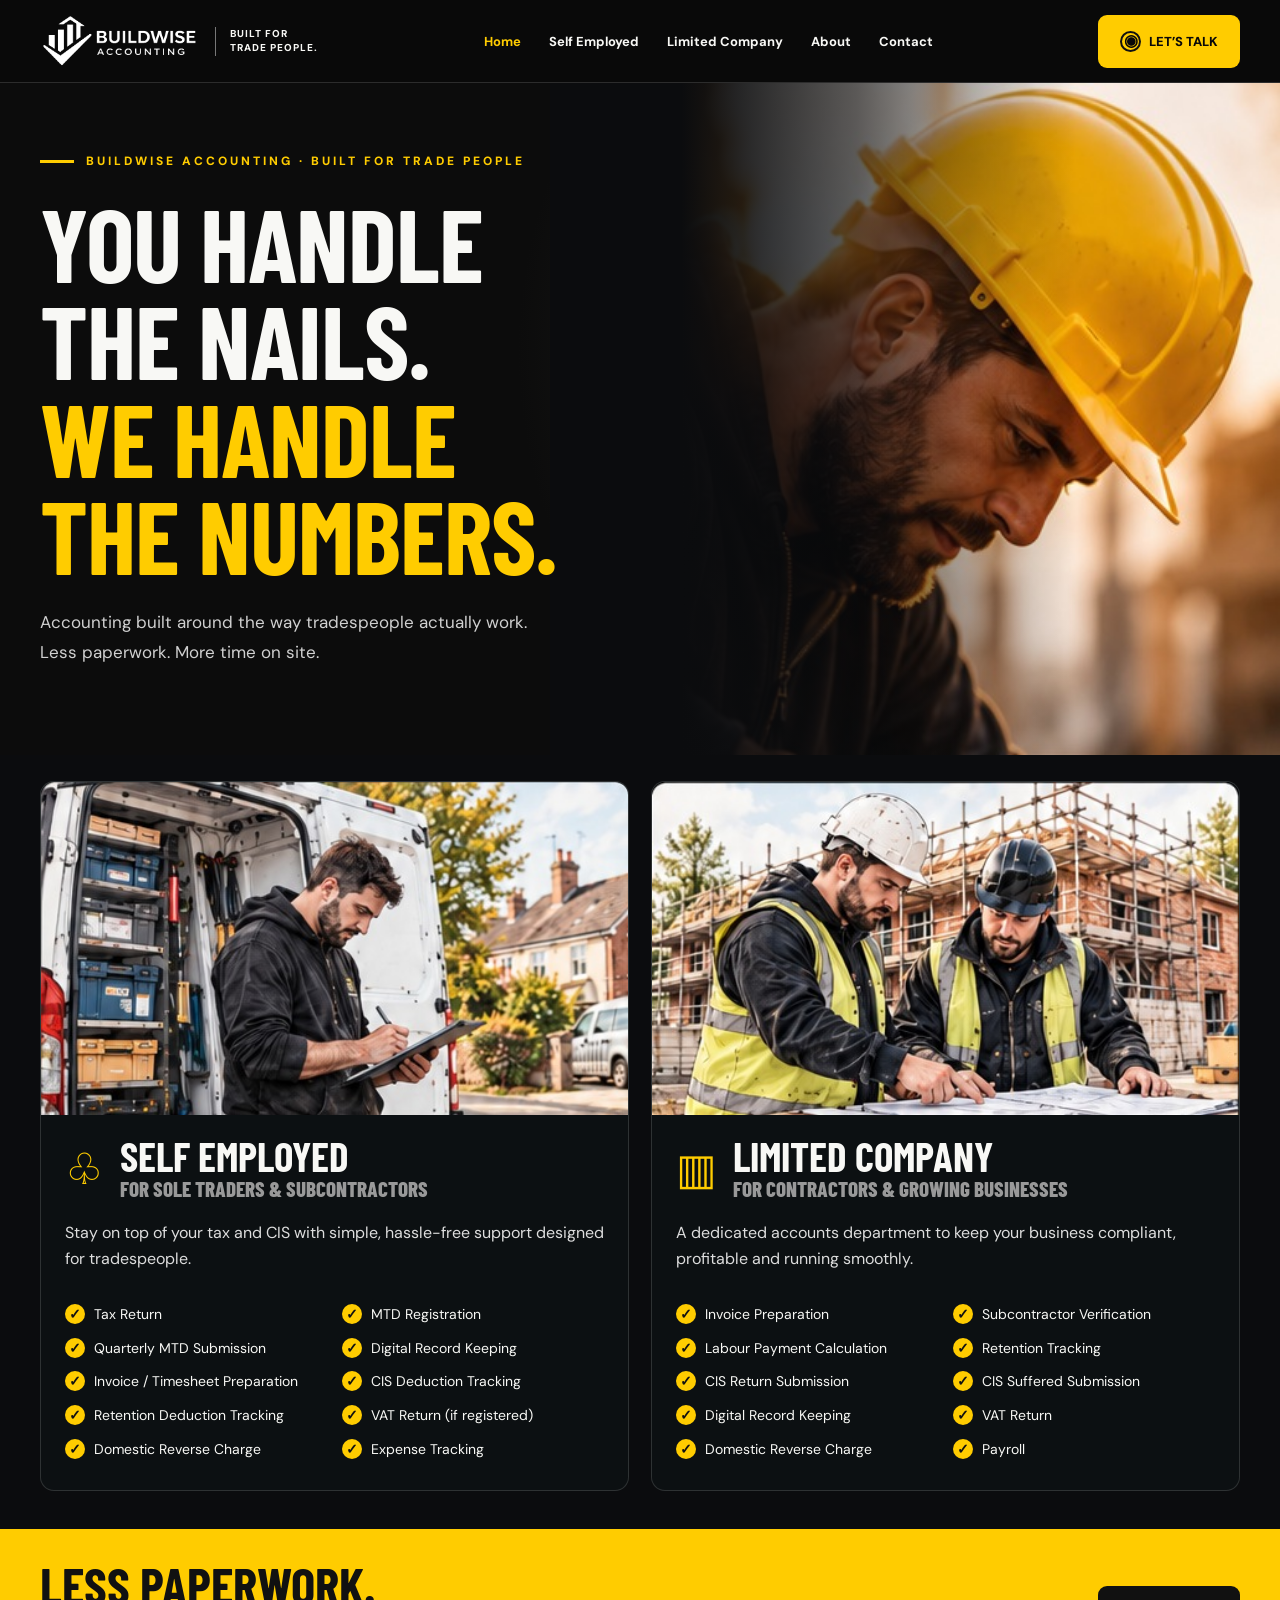
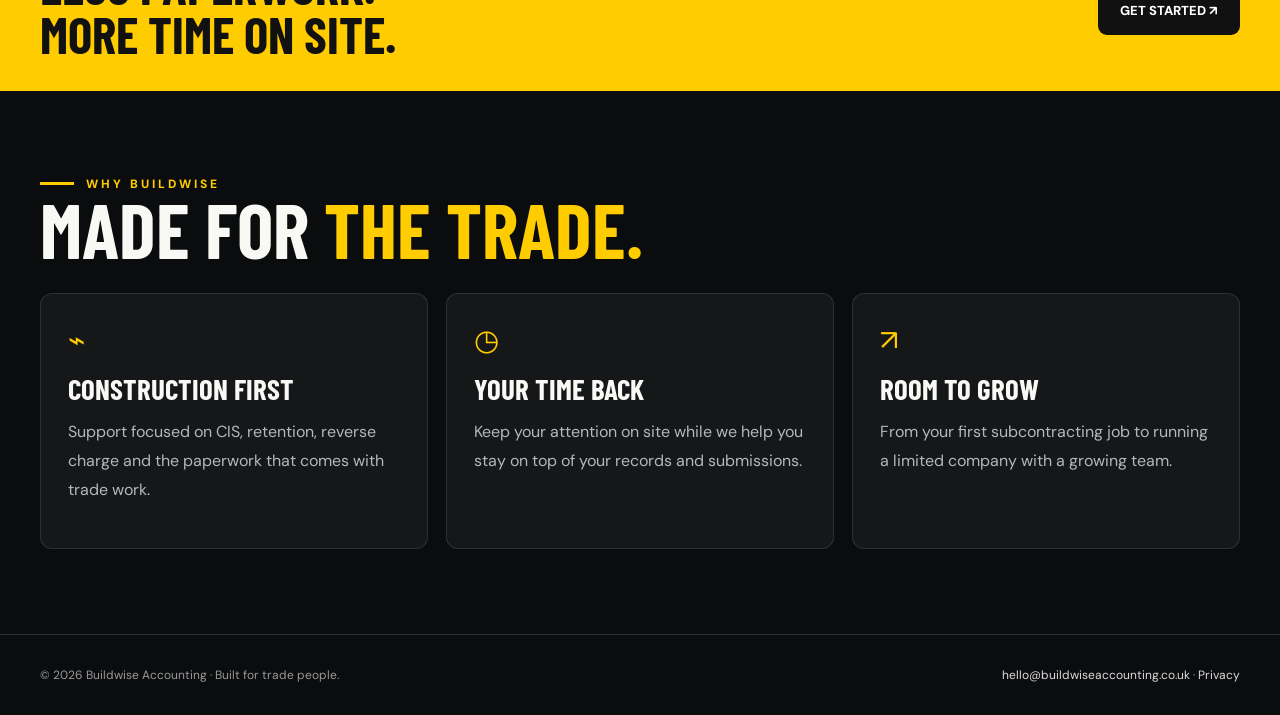
<file: index.html>
<!DOCTYPE html>
<html lang="en"><head><meta charset="utf-8"/><meta content="width=device-width, initial-scale=1" name="viewport"/><meta content="#0b0c0e" name="theme-color"/><meta content="Buildwise Accounting: specialist CIS, VAT, MTD and bookkeeping support for construction trades and limited companies." name="description"/><title>Built for Trade People | Buildwise Accounting</title><link href="style.css" rel="stylesheet"/></head><body><header class="topbar"><nav aria-label="Main navigation" class="container nav"><a class="brand" href="index.html"><img alt="Buildwise Accounting" src="assets/logo.png"/><span>BUILT FOR<br/>TRADE PEOPLE.</span></a><button aria-expanded="false" aria-label="Toggle menu" class="menu-toggle">☰</button><div class="links"><a aria-current="page" href="index.html">Home</a><a href="sole-traders.html">Self Employed</a><a href="limited-companies.html">Limited Company</a><a href="about.html">About</a><a href="contact.html">Contact</a></div><a class="btn whatsapp-top" href="https://wa.me/447496560851" rel="noopener noreferrer" target="_blank"><span class="whatsapp-symbol">◉</span> LET’S TALK</a></nav></header><main><section class="hero"><div class="container hero-inner"><div class="hero-copy"><div class="eyebrow">BUILDWISE ACCOUNTING · BUILT FOR TRADE PEOPLE</div><h1>YOU HANDLE<br/>THE NAILS.<br/><em>WE HANDLE<br/>THE NUMBERS.</em></h1><p class="lead">Accounting built around the way tradespeople actually work. Less paperwork. More time on site.</p></div></div></section><section class="section cards-section" id="choose"><div class="container"><div class="service-cards"><article class="trade-card"><a class="card-photo-link" href="sole-traders.html"><img alt="Construction trade illustration" class="card-photo" src="assets/self-employed-sketch.jpg"/></a><div class="trade-body"><div class="trade-heading"><span class="trade-icon">♧</span><div><h3>SELF EMPLOYED</h3><div class="trade-subtitle">FOR SOLE TRADERS &amp; SUBCONTRACTORS</div></div></div><p>Stay on top of your tax and CIS with simple, hassle-free support designed for tradespeople.</p><ul class="trade-services"><li>Tax Return</li><li>MTD Registration</li><li>Quarterly MTD Submission</li><li>Digital Record Keeping</li><li>Invoice / Timesheet Preparation</li><li>CIS Deduction Tracking</li><li>Retention Deduction Tracking</li><li>VAT Return (if registered)</li><li>Domestic Reverse Charge</li><li>Expense Tracking</li></ul></div></article><article class="trade-card"><a class="card-photo-link" href="limited-companies.html"><img alt="Construction trade illustration" class="card-photo" src="assets/limited-company-sketch.jpg"/></a><div class="trade-body"><div class="trade-heading"><span class="trade-icon">▥</span><div><h3>LIMITED COMPANY</h3><div class="trade-subtitle">FOR CONTRACTORS &amp; GROWING BUSINESSES</div></div></div><p>A dedicated accounts department to keep your business compliant, profitable and running smoothly.</p><ul class="trade-services"><li>Invoice Preparation</li><li>Subcontractor Verification</li><li>Labour Payment Calculation</li><li>Retention Tracking</li><li>CIS Return Submission</li><li>CIS Suffered Submission</li><li>Digital Record Keeping</li><li>VAT Return</li><li>Domestic Reverse Charge</li><li>Payroll</li></ul></div></article></div></div></section><div class="band"><div class="container band-inner"><h2>LESS PAPERWORK.<br/>MORE TIME ON SITE.</h2><a class="btn" href="contact.html">GET STARTED ↗</a></div></div><section class="section"><div class="container"><div class="section-head"><div><div class="eyebrow">WHY BUILDWISE</div><h2>MADE FOR <span class="accent">THE TRADE.</span></h2></div></div><div class="features"><article class="feature"><span class="icon">⌁</span><h3>CONSTRUCTION FIRST</h3><p>Support focused on CIS, retention, reverse charge and the paperwork that comes with trade work.</p></article><article class="feature"><span class="icon">◷</span><h3>YOUR TIME BACK</h3><p>Keep your attention on site while we help you stay on top of your records and submissions.</p></article><article class="feature"><span class="icon">↗</span><h3>ROOM TO GROW</h3><p>From your first subcontracting job to running a limited company with a growing team.</p></article></div></div></section></main><footer class="footer"><div class="container"><span>© 2026 Buildwise Accounting · Built for trade people.</span><span><a href="mailto:hello@buildwiseaccounting.co.uk">hello@buildwiseaccounting.co.uk</a> · <a href="privacy.html">Privacy</a></span></div></footer><script src="script.js"></script></body></html>
</file>
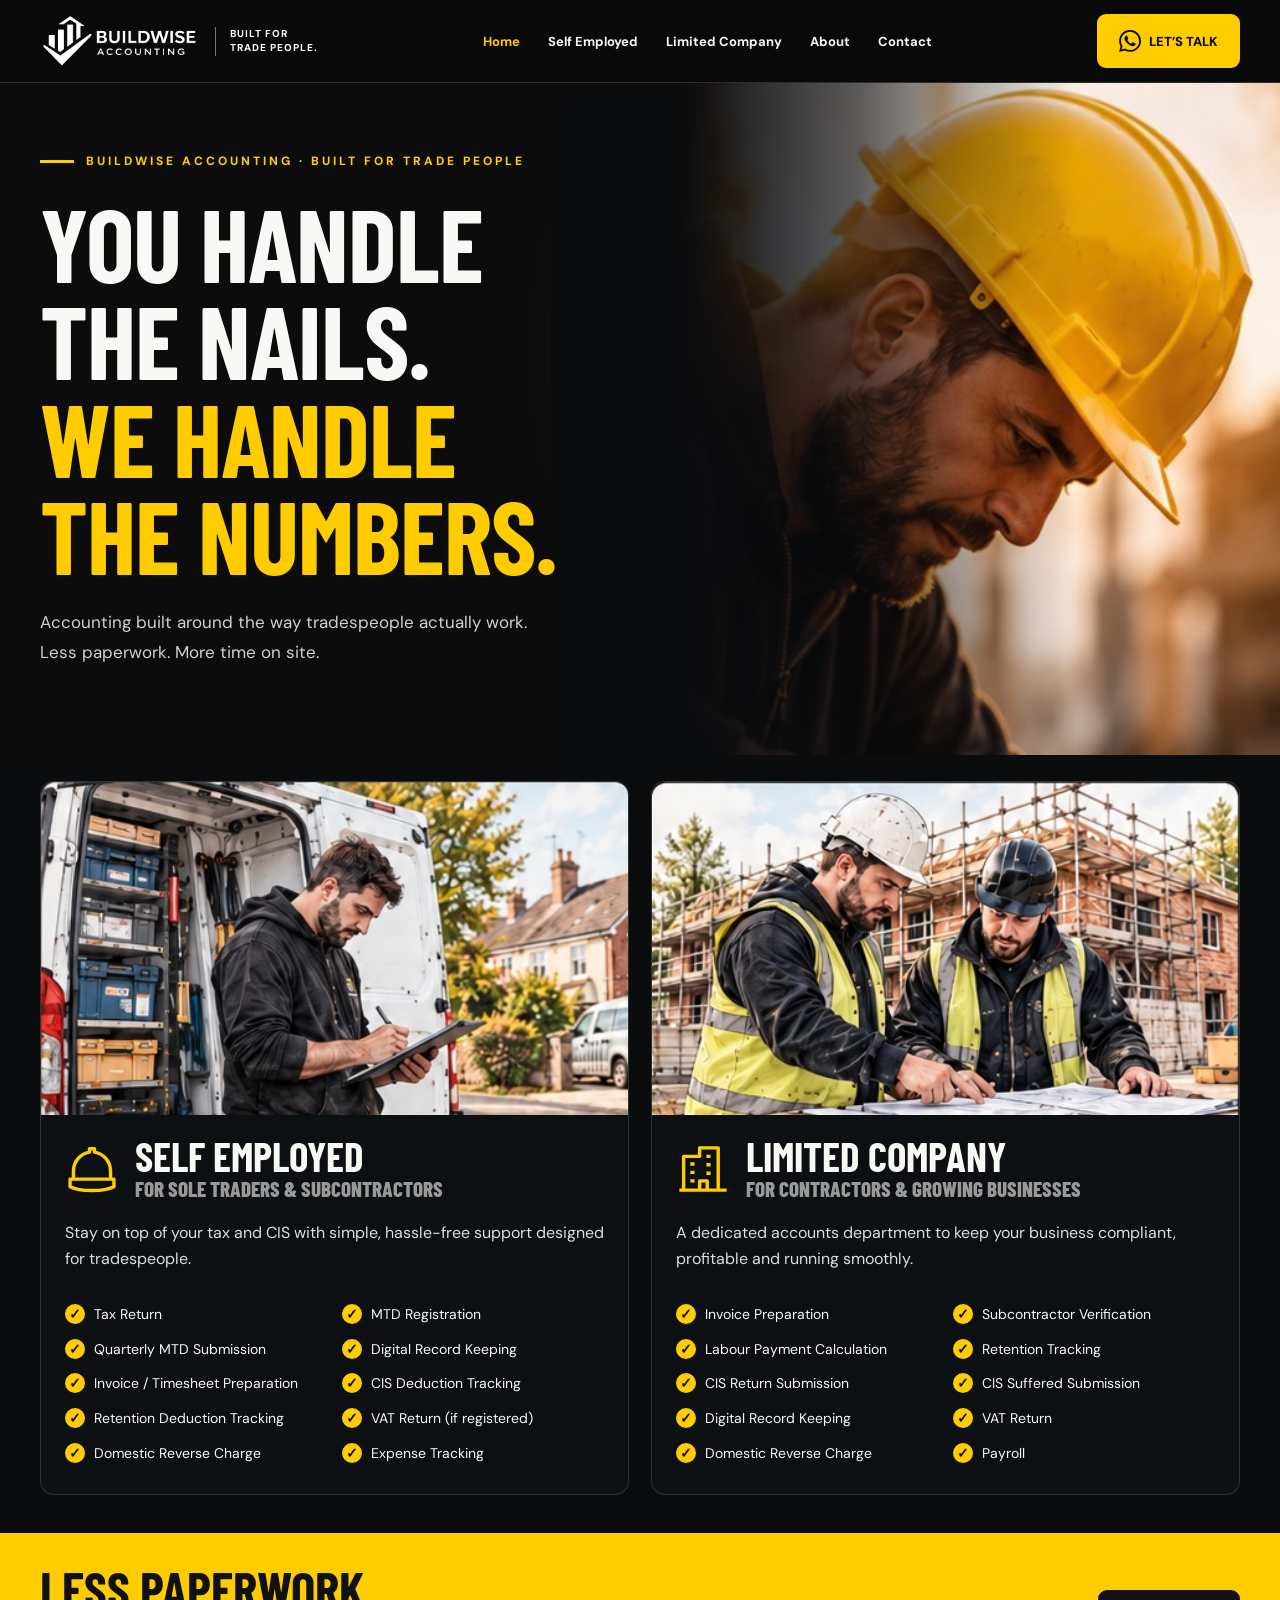
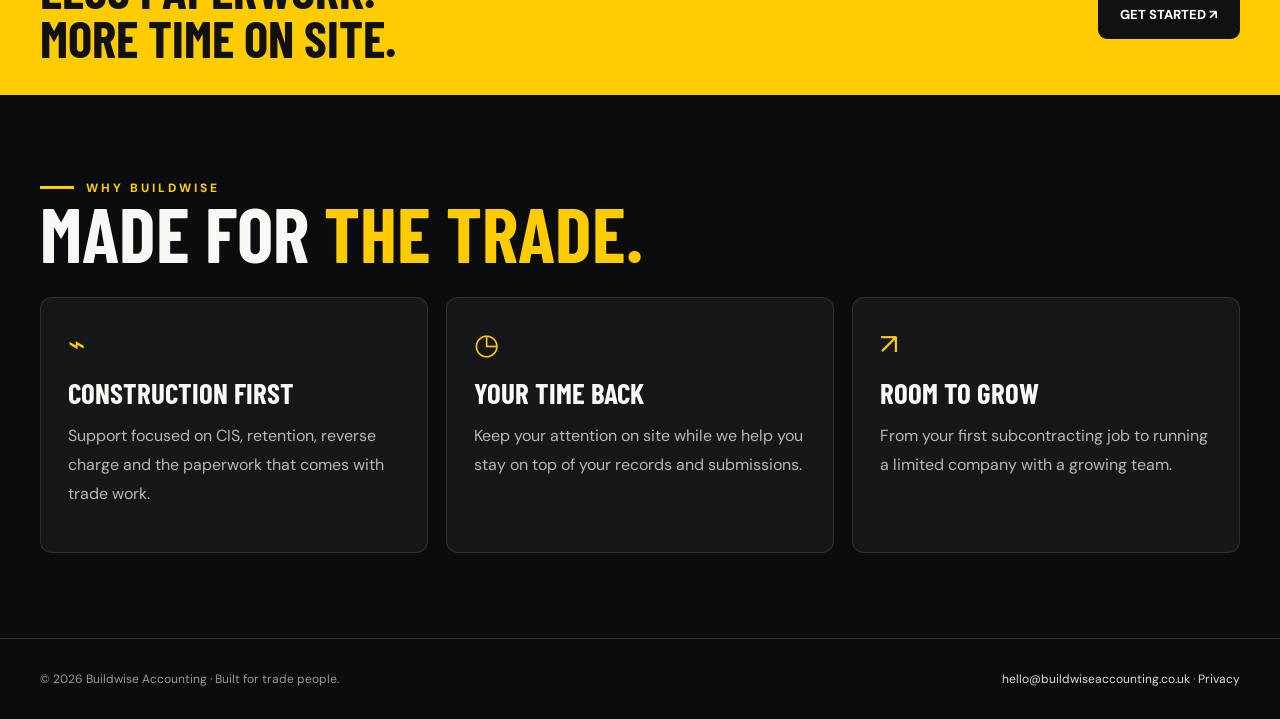
<file: Buildwise_Modern_Website/index.html>
<!DOCTYPE html>
<html lang="en"><head><meta charset="utf-8"/><meta content="width=device-width, initial-scale=1" name="viewport"/><meta content="#0b0c0e" name="theme-color"/><meta content="Buildwise Accounting: specialist CIS, VAT, MTD and bookkeeping support for construction trades and limited companies." name="description"/><title>Built for Trade People | Buildwise Accounting</title><link href="style.css?v=20261029-fix2" rel="stylesheet"/></head><body><header class="topbar"><nav aria-label="Main navigation" class="container nav"><a class="brand" href="index.html"><img alt="Buildwise Accounting" src="assets/logo.png"/><span>BUILT FOR<br/>TRADE PEOPLE.</span></a><button aria-expanded="false" aria-label="Toggle menu" class="menu-toggle">☰</button><div class="links"><a aria-current="page" href="index.html">Home</a><a href="sole-traders.html">Self Employed</a><a href="limited-companies.html">Limited Company</a><a href="about.html">About</a><a href="contact.html">Contact</a></div><a class="btn whatsapp-top" href="https://wa.me/447496560851" rel="noopener noreferrer" target="_blank"><svg class="wa-icon" viewBox="0 0 24 24" aria-hidden="true" xmlns="http://www.w3.org/2000/svg"><path fill="currentColor" d="M20.52 3.48A11.87 11.87 0 0 0 12.06 0C5.48 0 .12 5.35.12 11.94c0 2.1.55 4.16 1.6 5.98L0 24l6.24-1.64a11.9 11.9 0 0 0 5.82 1.48h.01C18.65 23.84 24 18.49 24 11.9a11.8 11.8 0 0 0-3.48-8.42ZM12.06 21.82a9.9 9.9 0 0 1-5.05-1.38l-.36-.21-3.75.99 1-3.66-.24-.38a9.88 9.88 0 0 1-1.52-5.24c0-5.48 4.46-9.94 9.95-9.94a9.88 9.88 0 0 1 7.03 2.91 9.86 9.86 0 0 1 2.9 7.04c0 5.48-4.46 9.94-9.96 9.94Zm5.45-7.44c-.3-.15-1.77-.87-2.05-.97-.27-.1-.47-.15-.67.15-.2.3-.77.97-.95 1.17-.17.2-.35.22-.65.07-.3-.15-1.26-.46-2.4-1.48-.89-.79-1.49-1.77-1.66-2.07-.17-.3-.02-.46.13-.61.13-.13.3-.35.45-.52.15-.17.2-.3.3-.5.1-.2.05-.37-.02-.52-.07-.15-.67-1.62-.92-2.22-.24-.58-.48-.5-.67-.51h-.57c-.2 0-.52.07-.8.37-.27.3-1.05 1.02-1.05 2.5s1.07 2.9 1.22 3.1c.15.2 2.1 3.2 5.1 4.5.71.31 1.26.49 1.69.63.71.23 1.36.2 1.87.12.57-.08 1.77-.72 2.02-1.42.25-.7.25-1.3.17-1.42-.07-.13-.27-.2-.57-.35Z"/></svg> LET’S TALK</a></nav></header><main><section class="hero"><div class="container hero-inner"><div class="hero-copy"><div class="eyebrow">BUILDWISE ACCOUNTING · BUILT FOR TRADE PEOPLE</div><h1>YOU HANDLE<br/>THE NAILS.<br/><em>WE HANDLE<br/>THE NUMBERS.</em></h1><p class="lead">Accounting built around the way tradespeople actually work. Less paperwork. More time on site.</p></div></div></section><section class="section cards-section" id="choose"><div class="container"><div class="service-cards"><article class="trade-card"><a class="card-photo-link" href="sole-traders.html"><img alt="Construction trade illustration" class="card-photo" src="assets/self-employed-sketch.jpg"/></a><div class="trade-body"><div class="trade-heading"><span class="trade-icon" aria-hidden="true"><svg viewBox="0 0 64 64" fill="none"><path d="M10 44v-9c0-12 8-21 19-23v-4h6v4c11 2 19 11 19 23v9M6 44h52v9c-12 6-40 6-52 0v-9Z" stroke="currentColor" stroke-width="4" stroke-linejoin="round"/></svg></span><div><h3>SELF EMPLOYED</h3><div class="trade-subtitle">FOR SOLE TRADERS &amp; SUBCONTRACTORS</div></div></div><p>Stay on top of your tax and CIS with simple, hassle-free support designed for tradespeople.</p><ul class="trade-services"><li>Tax Return</li><li>MTD Registration</li><li>Quarterly MTD Submission</li><li>Digital Record Keeping</li><li>Invoice / Timesheet Preparation</li><li>CIS Deduction Tracking</li><li>Retention Deduction Tracking</li><li>VAT Return (if registered)</li><li>Domestic Reverse Charge</li><li>Expense Tracking</li></ul></div></article><article class="trade-card"><a class="card-photo-link" href="limited-companies.html"><img alt="Construction trade illustration" class="card-photo" src="assets/limited-company-sketch.jpg"/></a><div class="trade-body"><div class="trade-heading"><span class="trade-icon" aria-hidden="true"><svg viewBox="0 0 64 64" fill="none"><path d="M9 57V17h19V7h22v50M4 57h56M17 26h5m-5 10h5m-5 10h5m14-29h5m-5 10h5m-5 10h5M28 57V46h9v11" stroke="currentColor" stroke-width="4" stroke-linejoin="round"/></svg></span><div><h3>LIMITED COMPANY</h3><div class="trade-subtitle">FOR CONTRACTORS &amp; GROWING BUSINESSES</div></div></div><p>A dedicated accounts department to keep your business compliant, profitable and running smoothly.</p><ul class="trade-services"><li>Invoice Preparation</li><li>Subcontractor Verification</li><li>Labour Payment Calculation</li><li>Retention Tracking</li><li>CIS Return Submission</li><li>CIS Suffered Submission</li><li>Digital Record Keeping</li><li>VAT Return</li><li>Domestic Reverse Charge</li><li>Payroll</li></ul></div></article></div></div></section><div class="band"><div class="container band-inner"><h2>LESS PAPERWORK.<br/>MORE TIME ON SITE.</h2><a class="btn" href="contact.html">GET STARTED ↗</a></div></div><section class="section"><div class="container"><div class="section-head"><div><div class="eyebrow">WHY BUILDWISE</div><h2>MADE FOR <span class="accent">THE TRADE.</span></h2></div></div><div class="features"><article class="feature"><span class="icon">⌁</span><h3>CONSTRUCTION FIRST</h3><p>Support focused on CIS, retention, reverse charge and the paperwork that comes with trade work.</p></article><article class="feature"><span class="icon">◷</span><h3>YOUR TIME BACK</h3><p>Keep your attention on site while we help you stay on top of your records and submissions.</p></article><article class="feature"><span class="icon">↗</span><h3>ROOM TO GROW</h3><p>From your first subcontracting job to running a limited company with a growing team.</p></article></div></div></section></main><footer class="footer"><div class="container"><span>© 2026 Buildwise Accounting · Built for trade people.</span><span><a href="mailto:hello@buildwiseaccounting.co.uk">hello@buildwiseaccounting.co.uk</a> · <a href="privacy.html">Privacy</a></span></div></footer><script src="script.js"></script></body></html>
</file>
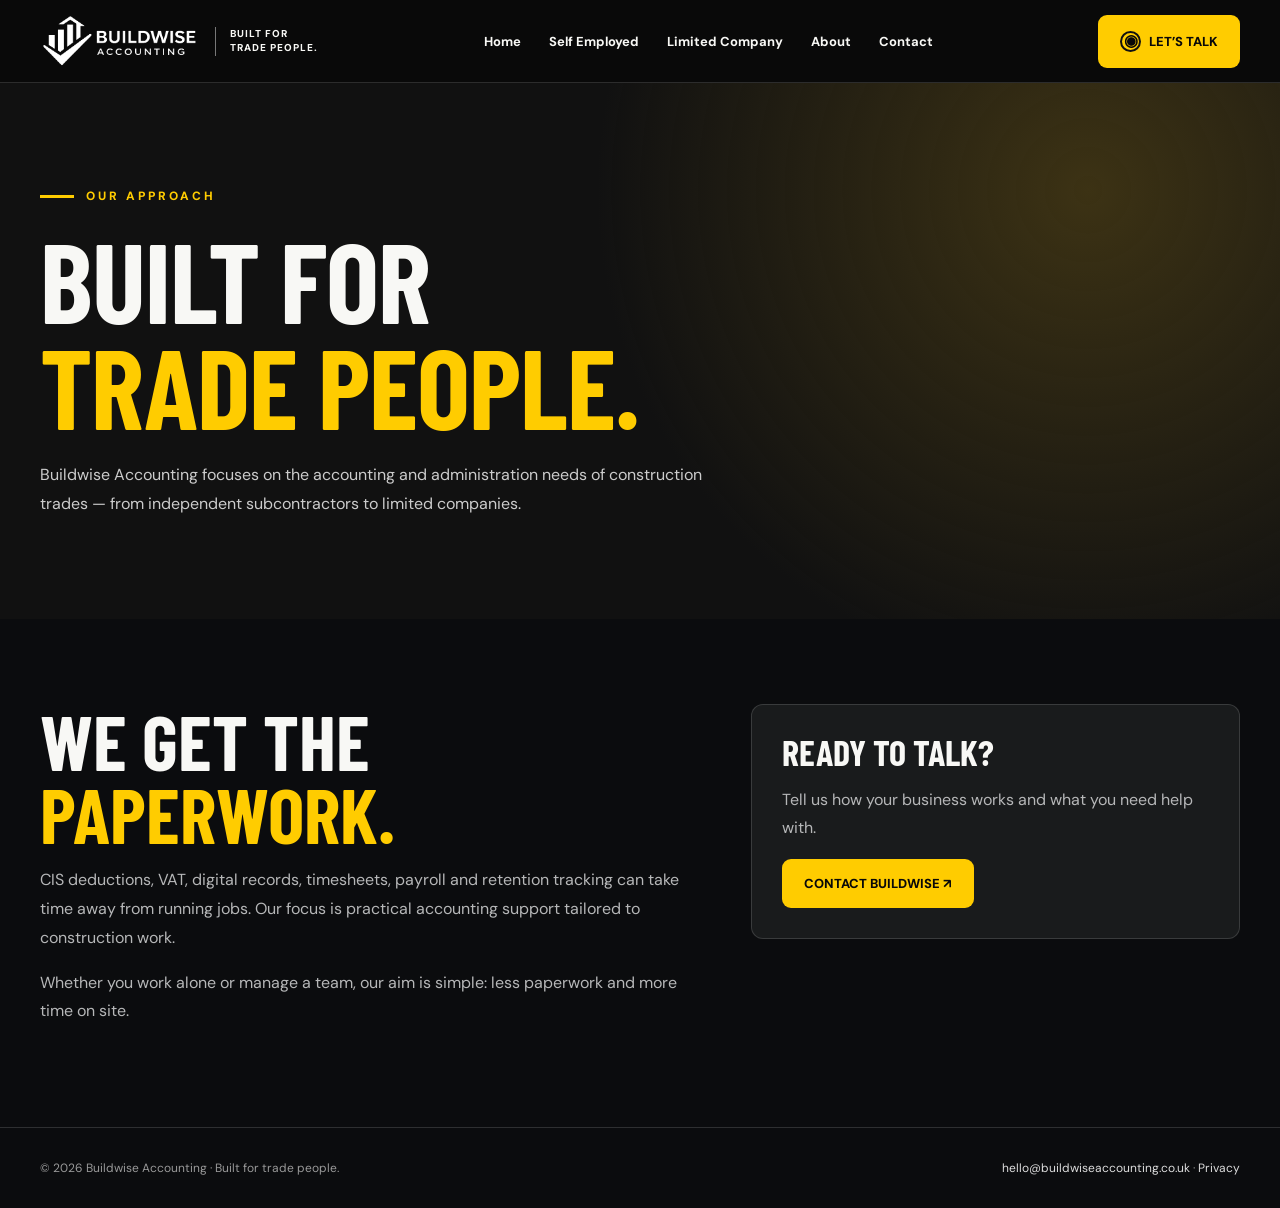
<file: about.html>
<!DOCTYPE html>
<html lang="en"><head><meta charset="utf-8"/><meta content="width=device-width, initial-scale=1" name="viewport"/><meta content="#0b0c0e" name="theme-color"/><meta content="Buildwise Accounting: specialist CIS, VAT, MTD and bookkeeping support for construction trades and limited companies." name="description"/><title>About | Buildwise Accounting</title><link href="style.css" rel="stylesheet"/></head><body><header class="topbar"><nav aria-label="Main navigation" class="container nav"><a class="brand" href="index.html"><img alt="Buildwise Accounting" src="assets/logo.png"/><span>BUILT FOR<br/>TRADE PEOPLE.</span></a><button aria-expanded="false" aria-label="Toggle menu" class="menu-toggle">☰</button><div class="links"><a href="index.html">Home</a><a href="sole-traders.html">Self Employed</a><a href="limited-companies.html">Limited Company</a><a href="about.html">About</a><a href="contact.html">Contact</a></div><a class="btn whatsapp-top" href="https://wa.me/447496560851" rel="noopener noreferrer" target="_blank"><span class="whatsapp-symbol">◉</span> LET’S TALK</a></nav></header><main><section class="page-hero"><div class="container"><div class="eyebrow">OUR APPROACH</div><h1>BUILT FOR<br/><span class="accent">TRADE PEOPLE.</span></h1><p>Buildwise Accounting focuses on the accounting and administration needs of construction trades — from independent subcontractors to limited companies.</p></div></section><section class="section"><div class="container content-grid"><div><h2>WE GET THE <span class="accent">PAPERWORK.</span></h2><p class="body-copy">CIS deductions, VAT, digital records, timesheets, payroll and retention tracking can take time away from running jobs. Our focus is practical accounting support tailored to construction work.</p><p class="body-copy">Whether you work alone or manage a team, our aim is simple: less paperwork and more time on site.</p></div><div class="contact-card"><h3>READY TO TALK?</h3><p class="body-copy">Tell us how your business works and what you need help with.</p><a class="btn" href="contact.html">CONTACT BUILDWISE ↗</a></div></div></section></main><footer class="footer"><div class="container"><span>© 2026 Buildwise Accounting · Built for trade people.</span><span><a href="mailto:hello@buildwiseaccounting.co.uk">hello@buildwiseaccounting.co.uk</a> · <a href="privacy.html">Privacy</a></span></div></footer><script src="script.js"></script></body></html>
</file>
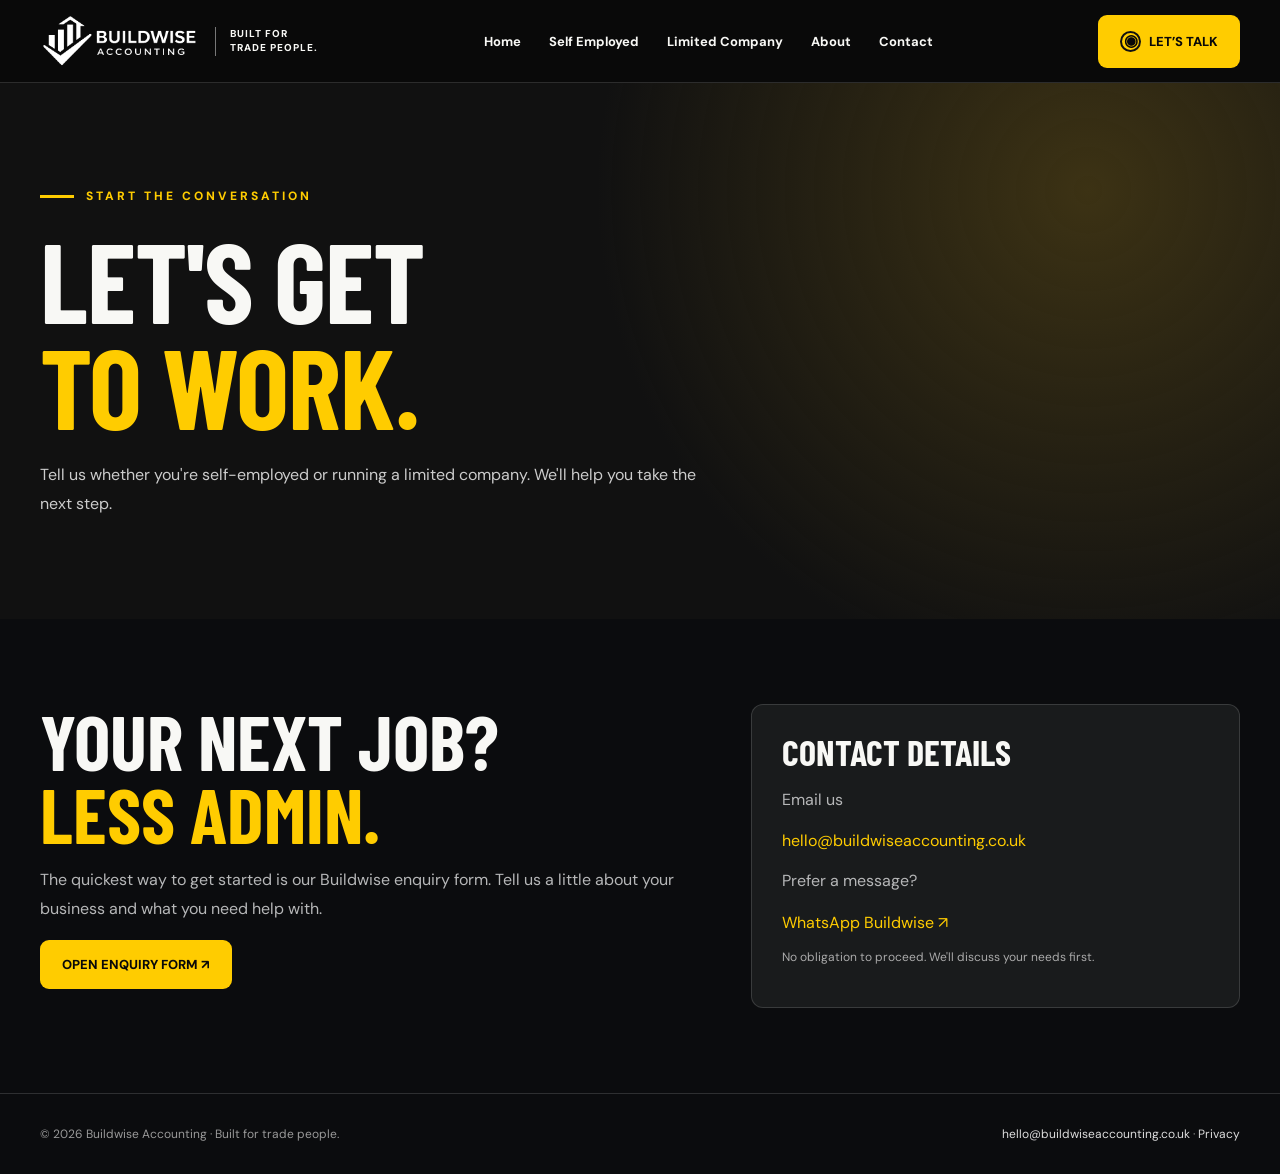
<file: contact.html>
<!DOCTYPE html>
<html lang="en"><head><meta charset="utf-8"/><meta content="width=device-width, initial-scale=1" name="viewport"/><meta content="#0b0c0e" name="theme-color"/><meta content="Buildwise Accounting: specialist CIS, VAT, MTD and bookkeeping support for construction trades and limited companies." name="description"/><title>Contact | Buildwise Accounting</title><link href="style.css" rel="stylesheet"/></head><body><header class="topbar"><nav aria-label="Main navigation" class="container nav"><a class="brand" href="index.html"><img alt="Buildwise Accounting" src="assets/logo.png"/><span>BUILT FOR<br/>TRADE PEOPLE.</span></a><button aria-expanded="false" aria-label="Toggle menu" class="menu-toggle">☰</button><div class="links"><a href="index.html">Home</a><a href="sole-traders.html">Self Employed</a><a href="limited-companies.html">Limited Company</a><a href="about.html">About</a><a href="contact.html">Contact</a></div><a class="btn whatsapp-top" href="https://wa.me/447496560851" rel="noopener noreferrer" target="_blank"><span class="whatsapp-symbol">◉</span> LET’S TALK</a></nav></header><main><section class="page-hero"><div class="container"><div class="eyebrow">START THE CONVERSATION</div><h1>LET'S GET<br/><span class="accent">TO WORK.</span></h1><p>Tell us whether you're self-employed or running a limited company. We'll help you take the next step.</p></div></section><section class="section"><div class="container content-grid"><div><h2>YOUR NEXT JOB?<br/><span class="accent">LESS ADMIN.</span></h2><p class="body-copy">The quickest way to get started is our Buildwise enquiry form. Tell us a little about your business and what you need help with.</p><a class="btn" href="https://buildwiseac.github.io/buildwise-enquiry/" rel="noopener" target="_blank">OPEN ENQUIRY FORM ↗</a></div><div class="contact-card"><h3>CONTACT DETAILS</h3><p class="body-copy">Email us</p><p><a href="mailto:hello@buildwiseaccounting.co.uk">hello@buildwiseaccounting.co.uk</a></p><p class="body-copy">Prefer a message?</p><p><a href="https://wa.me/447496560851" rel="noopener" target="_blank">WhatsApp Buildwise ↗</a></p><p class="micro">No obligation to proceed. We'll discuss your needs first.</p></div></div></section></main><footer class="footer"><div class="container"><span>© 2026 Buildwise Accounting · Built for trade people.</span><span><a href="mailto:hello@buildwiseaccounting.co.uk">hello@buildwiseaccounting.co.uk</a> · <a href="privacy.html">Privacy</a></span></div></footer><script src="script.js"></script></body></html>
</file>
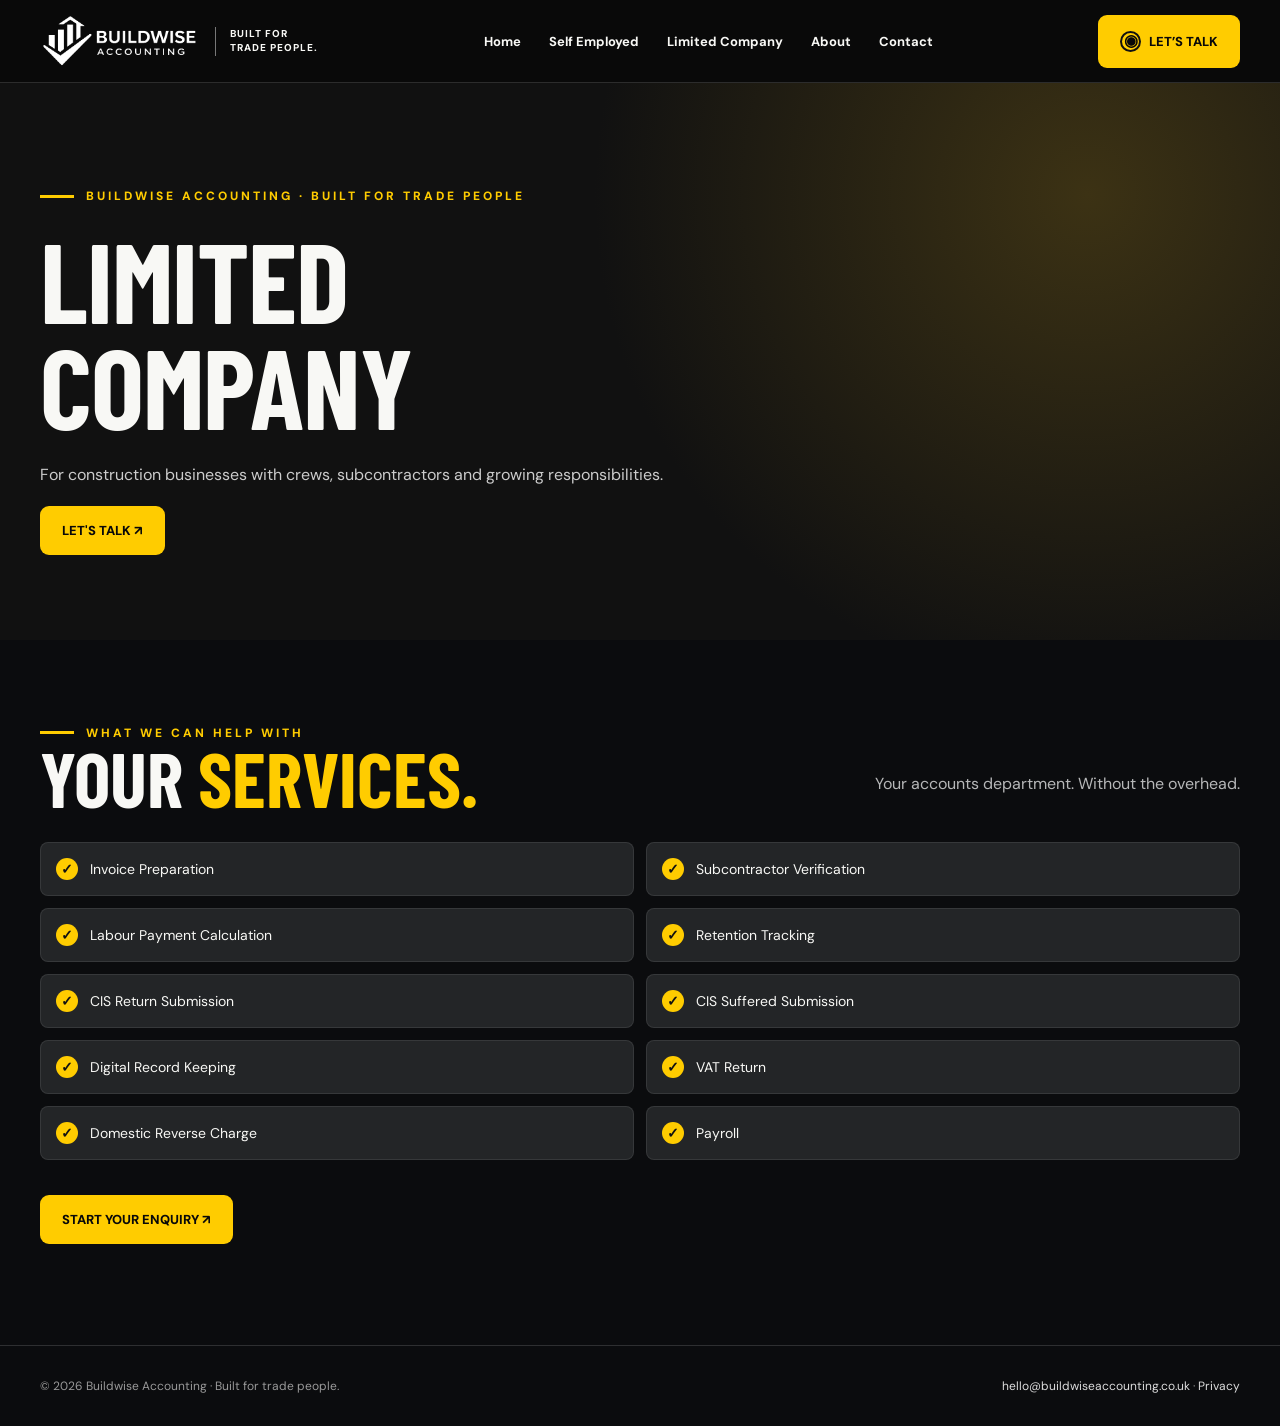
<file: limited-companies.html>
<!DOCTYPE html>
<html lang="en"><head><meta charset="utf-8"/><meta content="width=device-width, initial-scale=1" name="viewport"/><meta content="#0b0c0e" name="theme-color"/><meta content="Buildwise Accounting: specialist CIS, VAT, MTD and bookkeeping support for construction trades and limited companies." name="description"/><title>Limited Company | Buildwise Accounting</title><link href="style.css" rel="stylesheet"/></head><body><header class="topbar"><nav aria-label="Main navigation" class="container nav"><a class="brand" href="index.html"><img alt="Buildwise Accounting" src="assets/logo.png"/><span>BUILT FOR<br/>TRADE PEOPLE.</span></a><button aria-expanded="false" aria-label="Toggle menu" class="menu-toggle">☰</button><div class="links"><a href="index.html">Home</a><a href="sole-traders.html">Self Employed</a><a href="limited-companies.html">Limited Company</a><a href="about.html">About</a><a href="contact.html">Contact</a></div><a class="btn whatsapp-top" href="https://wa.me/447496560851" rel="noopener noreferrer" target="_blank"><span class="whatsapp-symbol">◉</span> LET’S TALK</a></nav></header><main><section class="page-hero"><div class="container"><div class="eyebrow">BUILDWISE ACCOUNTING · BUILT FOR TRADE PEOPLE</div><h1>LIMITED<br/>COMPANY</h1><p>For construction businesses with crews, subcontractors and growing responsibilities.</p><a class="btn" href="contact.html">LET'S TALK ↗</a></div></section><section class="section"><div class="container"><div class="section-head"><div><div class="eyebrow">WHAT WE CAN HELP WITH</div><h2>YOUR <span class="accent">SERVICES.</span></h2></div><p>Your accounts department. Without the overhead.</p></div><div class="services"><div class="service"><span class="check">✓</span><span>Invoice Preparation</span></div><div class="service"><span class="check">✓</span><span>Subcontractor Verification</span></div><div class="service"><span class="check">✓</span><span>Labour Payment Calculation</span></div><div class="service"><span class="check">✓</span><span>Retention Tracking</span></div><div class="service"><span class="check">✓</span><span>CIS Return Submission</span></div><div class="service"><span class="check">✓</span><span>CIS Suffered Submission</span></div><div class="service"><span class="check">✓</span><span>Digital Record Keeping</span></div><div class="service"><span class="check">✓</span><span>VAT Return</span></div><div class="service"><span class="check">✓</span><span>Domestic Reverse Charge</span></div><div class="service"><span class="check">✓</span><span>Payroll</span></div></div><p style="margin-top:35px"><a class="btn" href="https://buildwiseac.github.io/buildwise-enquiry/" rel="noopener" target="_blank">START YOUR ENQUIRY ↗</a></p></div></section></main><footer class="footer"><div class="container"><span>© 2026 Buildwise Accounting · Built for trade people.</span><span><a href="mailto:hello@buildwiseaccounting.co.uk">hello@buildwiseaccounting.co.uk</a> · <a href="privacy.html">Privacy</a></span></div></footer><script src="script.js"></script></body></html>
</file>
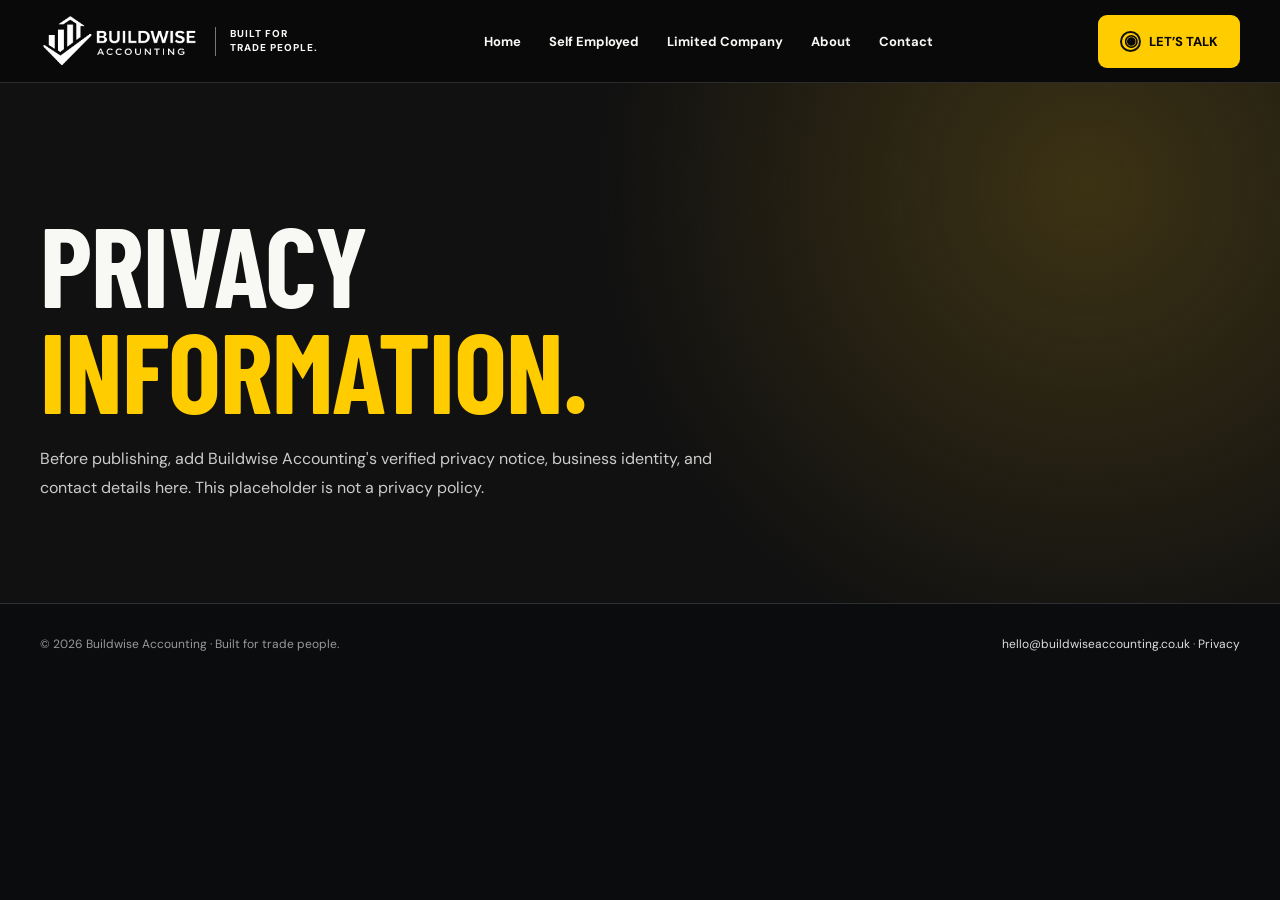
<file: privacy.html>
<!DOCTYPE html>
<html lang="en"><head><meta charset="utf-8"/><meta content="width=device-width, initial-scale=1" name="viewport"/><meta content="#0b0c0e" name="theme-color"/><meta content="Buildwise Accounting: specialist CIS, VAT, MTD and bookkeeping support for construction trades and limited companies." name="description"/><title>Privacy | Buildwise Accounting</title><link href="style.css" rel="stylesheet"/></head><body><header class="topbar"><nav aria-label="Main navigation" class="container nav"><a class="brand" href="index.html"><img alt="Buildwise Accounting" src="assets/logo.png"/><span>BUILT FOR<br/>TRADE PEOPLE.</span></a><button aria-expanded="false" aria-label="Toggle menu" class="menu-toggle">☰</button><div class="links"><a href="index.html">Home</a><a href="sole-traders.html">Self Employed</a><a href="limited-companies.html">Limited Company</a><a href="about.html">About</a><a href="contact.html">Contact</a></div><a class="btn whatsapp-top" href="https://wa.me/447496560851" rel="noopener noreferrer" target="_blank"><span class="whatsapp-symbol">◉</span> LET’S TALK</a></nav></header><main><section class="page-hero"><div class="container"><h1>PRIVACY<br/><span class="accent">INFORMATION.</span></h1><p>Before publishing, add Buildwise Accounting's verified privacy notice, business identity, and contact details here. This placeholder is not a privacy policy.</p></div></section></main><footer class="footer"><div class="container"><span>© 2026 Buildwise Accounting · Built for trade people.</span><span><a href="mailto:hello@buildwiseaccounting.co.uk">hello@buildwiseaccounting.co.uk</a> · <a href="privacy.html">Privacy</a></span></div></footer><script src="script.js"></script></body></html>
</file>
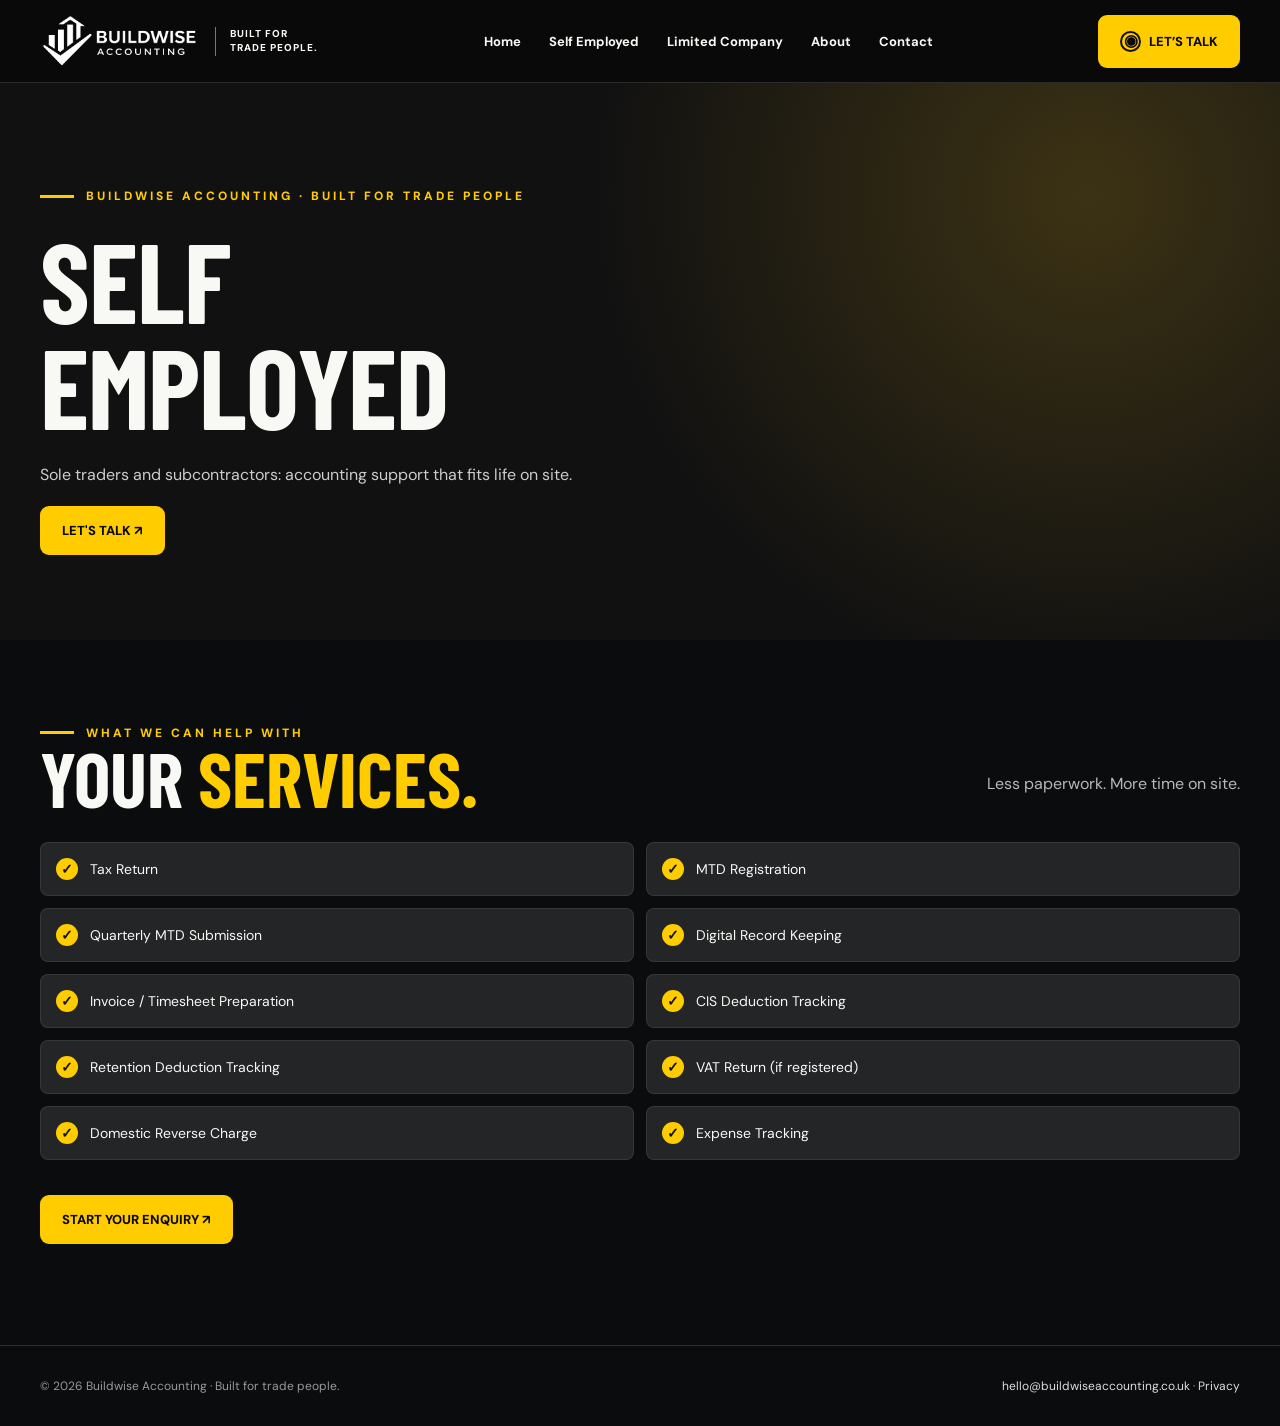
<file: sole-traders.html>
<!DOCTYPE html>
<html lang="en"><head><meta charset="utf-8"/><meta content="width=device-width, initial-scale=1" name="viewport"/><meta content="#0b0c0e" name="theme-color"/><meta content="Buildwise Accounting: specialist CIS, VAT, MTD and bookkeeping support for construction trades and limited companies." name="description"/><title>Self Employed | Buildwise Accounting</title><link href="style.css" rel="stylesheet"/></head><body><header class="topbar"><nav aria-label="Main navigation" class="container nav"><a class="brand" href="index.html"><img alt="Buildwise Accounting" src="assets/logo.png"/><span>BUILT FOR<br/>TRADE PEOPLE.</span></a><button aria-expanded="false" aria-label="Toggle menu" class="menu-toggle">☰</button><div class="links"><a href="index.html">Home</a><a href="sole-traders.html">Self Employed</a><a href="limited-companies.html">Limited Company</a><a href="about.html">About</a><a href="contact.html">Contact</a></div><a class="btn whatsapp-top" href="https://wa.me/447496560851" rel="noopener noreferrer" target="_blank"><span class="whatsapp-symbol">◉</span> LET’S TALK</a></nav></header><main><section class="page-hero"><div class="container"><div class="eyebrow">BUILDWISE ACCOUNTING · BUILT FOR TRADE PEOPLE</div><h1>SELF<br/>EMPLOYED</h1><p>Sole traders and subcontractors: accounting support that fits life on site.</p><a class="btn" href="contact.html">LET'S TALK ↗</a></div></section><section class="section"><div class="container"><div class="section-head"><div><div class="eyebrow">WHAT WE CAN HELP WITH</div><h2>YOUR <span class="accent">SERVICES.</span></h2></div><p>Less paperwork. More time on site.</p></div><div class="services"><div class="service"><span class="check">✓</span><span>Tax Return</span></div><div class="service"><span class="check">✓</span><span>MTD Registration</span></div><div class="service"><span class="check">✓</span><span>Quarterly MTD Submission</span></div><div class="service"><span class="check">✓</span><span>Digital Record Keeping</span></div><div class="service"><span class="check">✓</span><span>Invoice / Timesheet Preparation</span></div><div class="service"><span class="check">✓</span><span>CIS Deduction Tracking</span></div><div class="service"><span class="check">✓</span><span>Retention Deduction Tracking</span></div><div class="service"><span class="check">✓</span><span>VAT Return (if registered)</span></div><div class="service"><span class="check">✓</span><span>Domestic Reverse Charge</span></div><div class="service"><span class="check">✓</span><span>Expense Tracking</span></div></div><p style="margin-top:35px"><a class="btn" href="https://buildwiseac.github.io/buildwise-enquiry/" rel="noopener" target="_blank">START YOUR ENQUIRY ↗</a></p></div></section></main><footer class="footer"><div class="container"><span>© 2026 Buildwise Accounting · Built for trade people.</span><span><a href="mailto:hello@buildwiseaccounting.co.uk">hello@buildwiseaccounting.co.uk</a> · <a href="privacy.html">Privacy</a></span></div></footer><script src="script.js"></script></body></html>
</file>
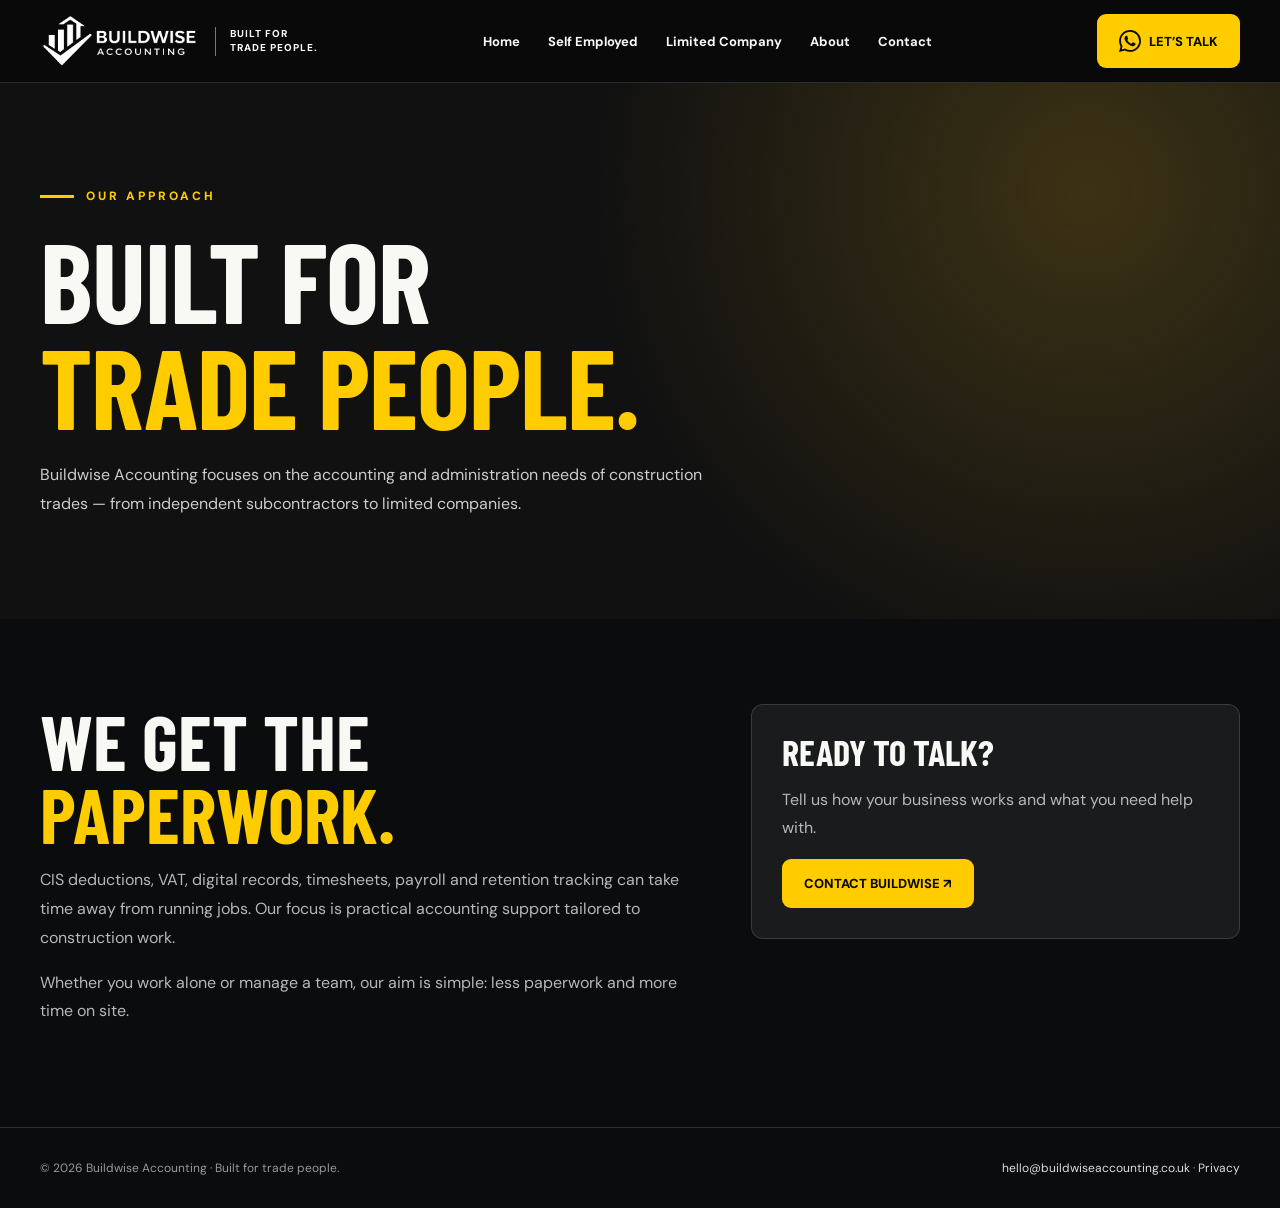
<file: Buildwise_Modern_Website/about.html>
<!DOCTYPE html>
<html lang="en"><head><meta charset="utf-8"/><meta content="width=device-width, initial-scale=1" name="viewport"/><meta content="#0b0c0e" name="theme-color"/><meta content="Buildwise Accounting: specialist CIS, VAT, MTD and bookkeeping support for construction trades and limited companies." name="description"/><title>About | Buildwise Accounting</title><link href="style.css?v=20261029-fix2" rel="stylesheet"/></head><body><header class="topbar"><nav aria-label="Main navigation" class="container nav"><a class="brand" href="index.html"><img alt="Buildwise Accounting" src="assets/logo.png"/><span>BUILT FOR<br/>TRADE PEOPLE.</span></a><button aria-expanded="false" aria-label="Toggle menu" class="menu-toggle">☰</button><div class="links"><a href="index.html">Home</a><a href="sole-traders.html">Self Employed</a><a href="limited-companies.html">Limited Company</a><a href="about.html">About</a><a href="contact.html">Contact</a></div><a class="btn whatsapp-top" href="https://wa.me/447496560851" rel="noopener noreferrer" target="_blank"><svg class="wa-icon" viewBox="0 0 24 24" aria-hidden="true" xmlns="http://www.w3.org/2000/svg"><path fill="currentColor" d="M20.52 3.48A11.87 11.87 0 0 0 12.06 0C5.48 0 .12 5.35.12 11.94c0 2.1.55 4.16 1.6 5.98L0 24l6.24-1.64a11.9 11.9 0 0 0 5.82 1.48h.01C18.65 23.84 24 18.49 24 11.9a11.8 11.8 0 0 0-3.48-8.42ZM12.06 21.82a9.9 9.9 0 0 1-5.05-1.38l-.36-.21-3.75.99 1-3.66-.24-.38a9.88 9.88 0 0 1-1.52-5.24c0-5.48 4.46-9.94 9.95-9.94a9.88 9.88 0 0 1 7.03 2.91 9.86 9.86 0 0 1 2.9 7.04c0 5.48-4.46 9.94-9.96 9.94Zm5.45-7.44c-.3-.15-1.77-.87-2.05-.97-.27-.1-.47-.15-.67.15-.2.3-.77.97-.95 1.17-.17.2-.35.22-.65.07-.3-.15-1.26-.46-2.4-1.48-.89-.79-1.49-1.77-1.66-2.07-.17-.3-.02-.46.13-.61.13-.13.3-.35.45-.52.15-.17.2-.3.3-.5.1-.2.05-.37-.02-.52-.07-.15-.67-1.62-.92-2.22-.24-.58-.48-.5-.67-.51h-.57c-.2 0-.52.07-.8.37-.27.3-1.05 1.02-1.05 2.5s1.07 2.9 1.22 3.1c.15.2 2.1 3.2 5.1 4.5.71.31 1.26.49 1.69.63.71.23 1.36.2 1.87.12.57-.08 1.77-.72 2.02-1.42.25-.7.25-1.3.17-1.42-.07-.13-.27-.2-.57-.35Z"/></svg> LET’S TALK</a></nav></header><main><section class="page-hero"><div class="container"><div class="eyebrow">OUR APPROACH</div><h1>BUILT FOR<br/><span class="accent">TRADE PEOPLE.</span></h1><p>Buildwise Accounting focuses on the accounting and administration needs of construction trades — from independent subcontractors to limited companies.</p></div></section><section class="section"><div class="container content-grid"><div><h2>WE GET THE <span class="accent">PAPERWORK.</span></h2><p class="body-copy">CIS deductions, VAT, digital records, timesheets, payroll and retention tracking can take time away from running jobs. Our focus is practical accounting support tailored to construction work.</p><p class="body-copy">Whether you work alone or manage a team, our aim is simple: less paperwork and more time on site.</p></div><div class="contact-card"><h3>READY TO TALK?</h3><p class="body-copy">Tell us how your business works and what you need help with.</p><a class="btn" href="contact.html">CONTACT BUILDWISE ↗</a></div></div></section></main><footer class="footer"><div class="container"><span>© 2026 Buildwise Accounting · Built for trade people.</span><span><a href="mailto:hello@buildwiseaccounting.co.uk">hello@buildwiseaccounting.co.uk</a> · <a href="privacy.html">Privacy</a></span></div></footer><script src="script.js"></script></body></html>
</file>
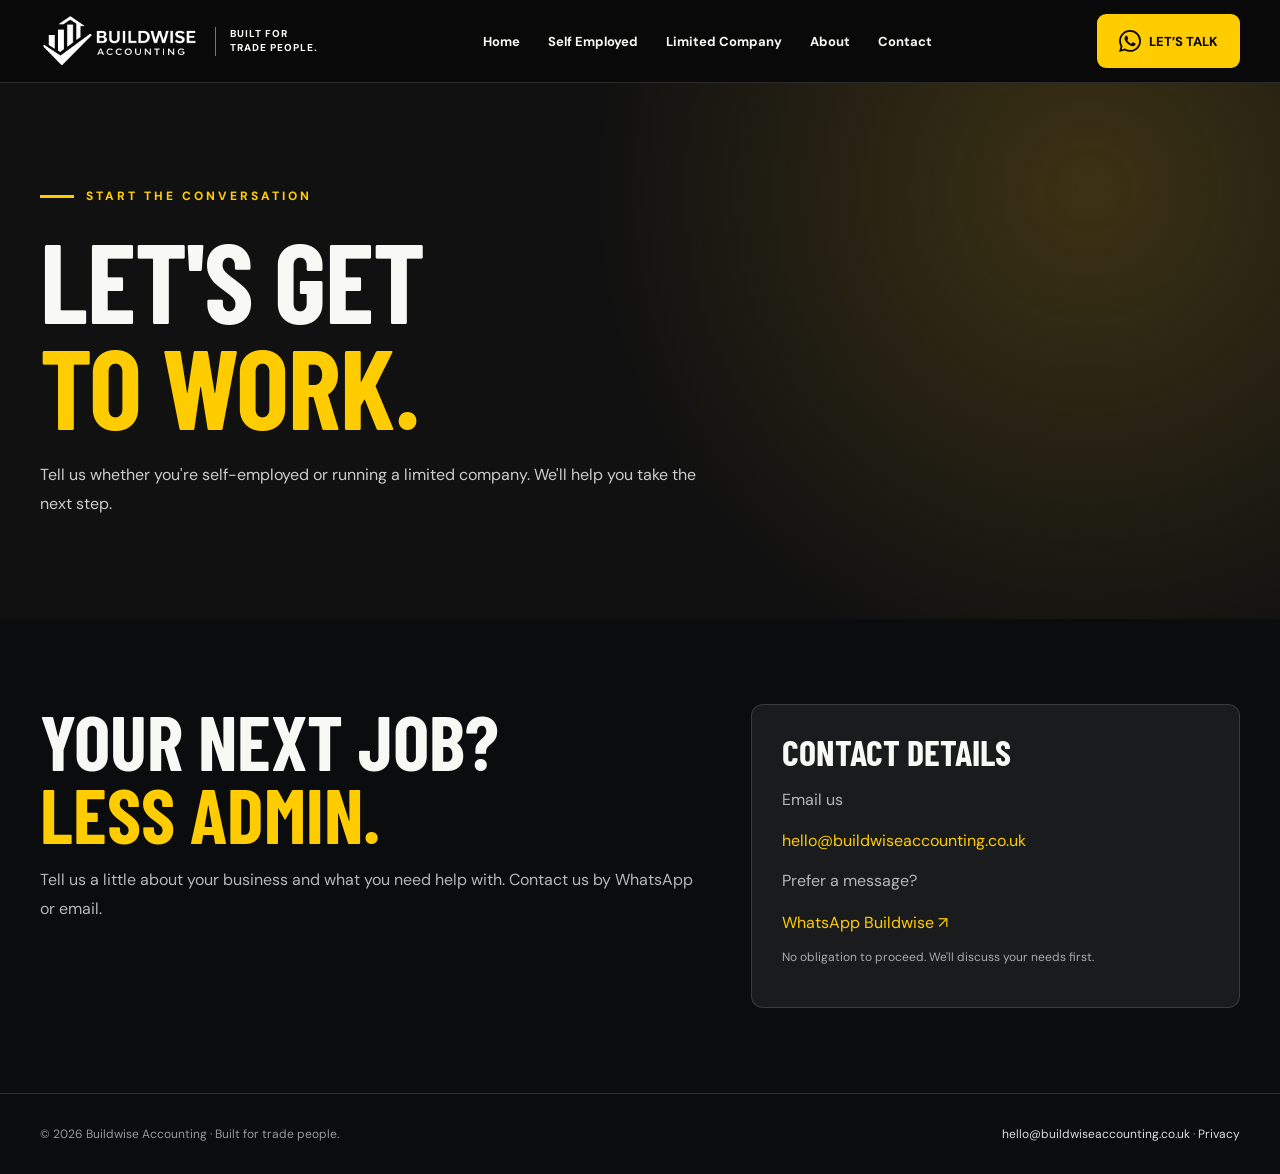
<file: Buildwise_Modern_Website/contact.html>
<!DOCTYPE html>
<html lang="en"><head><meta charset="utf-8"/><meta content="width=device-width, initial-scale=1" name="viewport"/><meta content="#0b0c0e" name="theme-color"/><meta content="Buildwise Accounting: specialist CIS, VAT, MTD and bookkeeping support for construction trades and limited companies." name="description"/><title>Contact | Buildwise Accounting</title><link href="style.css?v=20261029-fix2" rel="stylesheet"/></head><body><header class="topbar"><nav aria-label="Main navigation" class="container nav"><a class="brand" href="index.html"><img alt="Buildwise Accounting" src="assets/logo.png"/><span>BUILT FOR<br/>TRADE PEOPLE.</span></a><button aria-expanded="false" aria-label="Toggle menu" class="menu-toggle">☰</button><div class="links"><a href="index.html">Home</a><a href="sole-traders.html">Self Employed</a><a href="limited-companies.html">Limited Company</a><a href="about.html">About</a><a href="contact.html">Contact</a></div><a class="btn whatsapp-top" href="https://wa.me/447496560851" rel="noopener noreferrer" target="_blank"><svg class="wa-icon" viewBox="0 0 24 24" aria-hidden="true" xmlns="http://www.w3.org/2000/svg"><path fill="currentColor" d="M20.52 3.48A11.87 11.87 0 0 0 12.06 0C5.48 0 .12 5.35.12 11.94c0 2.1.55 4.16 1.6 5.98L0 24l6.24-1.64a11.9 11.9 0 0 0 5.82 1.48h.01C18.65 23.84 24 18.49 24 11.9a11.8 11.8 0 0 0-3.48-8.42ZM12.06 21.82a9.9 9.9 0 0 1-5.05-1.38l-.36-.21-3.75.99 1-3.66-.24-.38a9.88 9.88 0 0 1-1.52-5.24c0-5.48 4.46-9.94 9.95-9.94a9.88 9.88 0 0 1 7.03 2.91 9.86 9.86 0 0 1 2.9 7.04c0 5.48-4.46 9.94-9.96 9.94Zm5.45-7.44c-.3-.15-1.77-.87-2.05-.97-.27-.1-.47-.15-.67.15-.2.3-.77.97-.95 1.17-.17.2-.35.22-.65.07-.3-.15-1.26-.46-2.4-1.48-.89-.79-1.49-1.77-1.66-2.07-.17-.3-.02-.46.13-.61.13-.13.3-.35.45-.52.15-.17.2-.3.3-.5.1-.2.05-.37-.02-.52-.07-.15-.67-1.62-.92-2.22-.24-.58-.48-.5-.67-.51h-.57c-.2 0-.52.07-.8.37-.27.3-1.05 1.02-1.05 2.5s1.07 2.9 1.22 3.1c.15.2 2.1 3.2 5.1 4.5.71.31 1.26.49 1.69.63.71.23 1.36.2 1.87.12.57-.08 1.77-.72 2.02-1.42.25-.7.25-1.3.17-1.42-.07-.13-.27-.2-.57-.35Z"/></svg> LET’S TALK</a></nav></header><main><section class="page-hero"><div class="container"><div class="eyebrow">START THE CONVERSATION</div><h1>LET'S GET<br/><span class="accent">TO WORK.</span></h1><p>Tell us whether you're self-employed or running a limited company. We'll help you take the next step.</p></div></section><section class="section"><div class="container content-grid"><div><h2>YOUR NEXT JOB?<br/><span class="accent">LESS ADMIN.</span></h2><p class="body-copy">Tell us a little about your business and what you need help with. Contact us by WhatsApp or email.</p></div><div class="contact-card"><h3>CONTACT DETAILS</h3><p class="body-copy">Email us</p><p><a href="mailto:hello@buildwiseaccounting.co.uk">hello@buildwiseaccounting.co.uk</a></p><p class="body-copy">Prefer a message?</p><p><a href="https://wa.me/447496560851" rel="noopener" target="_blank">WhatsApp Buildwise ↗</a></p><p class="micro">No obligation to proceed. We'll discuss your needs first.</p></div></div></section></main><footer class="footer"><div class="container"><span>© 2026 Buildwise Accounting · Built for trade people.</span><span><a href="mailto:hello@buildwiseaccounting.co.uk">hello@buildwiseaccounting.co.uk</a> · <a href="privacy.html">Privacy</a></span></div></footer><script src="script.js"></script></body></html>
</file>
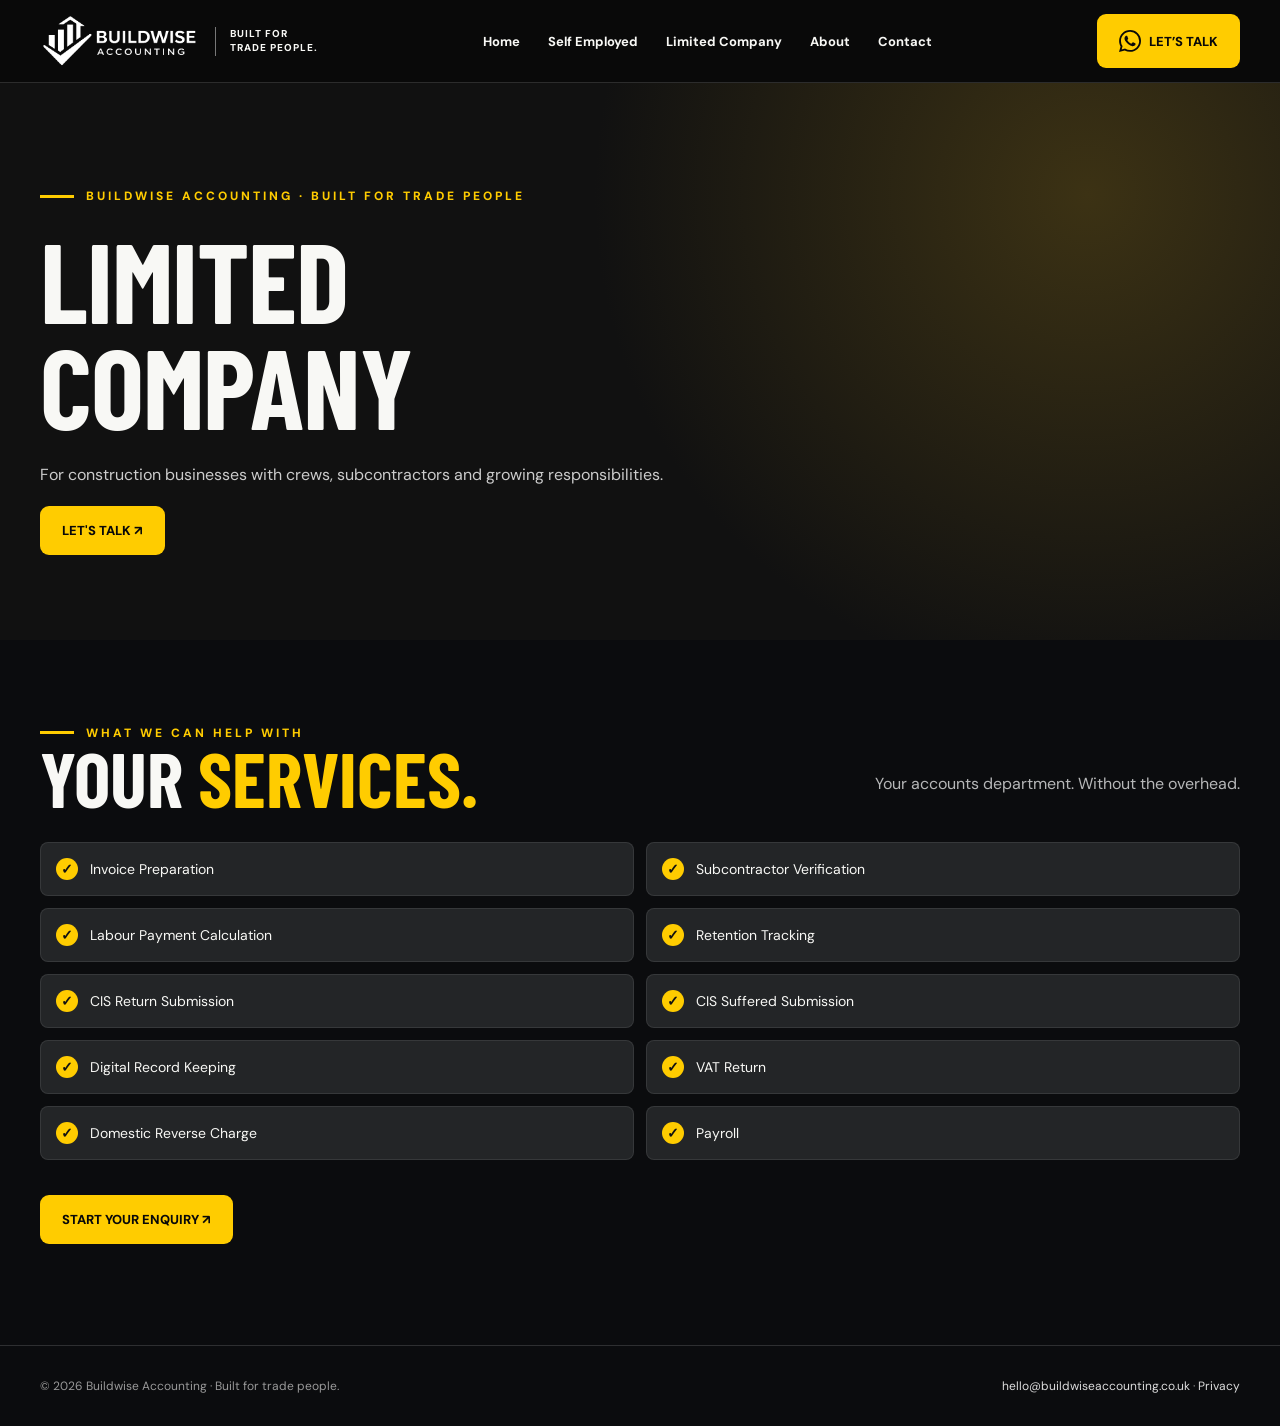
<file: Buildwise_Modern_Website/limited-companies.html>
<!DOCTYPE html>
<html lang="en"><head><meta charset="utf-8"/><meta content="width=device-width, initial-scale=1" name="viewport"/><meta content="#0b0c0e" name="theme-color"/><meta content="Buildwise Accounting: specialist CIS, VAT, MTD and bookkeeping support for construction trades and limited companies." name="description"/><title>Limited Company | Buildwise Accounting</title><link href="style.css?v=20261029-fix2" rel="stylesheet"/></head><body><header class="topbar"><nav aria-label="Main navigation" class="container nav"><a class="brand" href="index.html"><img alt="Buildwise Accounting" src="assets/logo.png"/><span>BUILT FOR<br/>TRADE PEOPLE.</span></a><button aria-expanded="false" aria-label="Toggle menu" class="menu-toggle">☰</button><div class="links"><a href="index.html">Home</a><a href="sole-traders.html">Self Employed</a><a href="limited-companies.html">Limited Company</a><a href="about.html">About</a><a href="contact.html">Contact</a></div><a class="btn whatsapp-top" href="https://wa.me/447496560851" rel="noopener noreferrer" target="_blank"><svg class="wa-icon" viewBox="0 0 24 24" aria-hidden="true" xmlns="http://www.w3.org/2000/svg"><path fill="currentColor" d="M20.52 3.48A11.87 11.87 0 0 0 12.06 0C5.48 0 .12 5.35.12 11.94c0 2.1.55 4.16 1.6 5.98L0 24l6.24-1.64a11.9 11.9 0 0 0 5.82 1.48h.01C18.65 23.84 24 18.49 24 11.9a11.8 11.8 0 0 0-3.48-8.42ZM12.06 21.82a9.9 9.9 0 0 1-5.05-1.38l-.36-.21-3.75.99 1-3.66-.24-.38a9.88 9.88 0 0 1-1.52-5.24c0-5.48 4.46-9.94 9.95-9.94a9.88 9.88 0 0 1 7.03 2.91 9.86 9.86 0 0 1 2.9 7.04c0 5.48-4.46 9.94-9.96 9.94Zm5.45-7.44c-.3-.15-1.77-.87-2.05-.97-.27-.1-.47-.15-.67.15-.2.3-.77.97-.95 1.17-.17.2-.35.22-.65.07-.3-.15-1.26-.46-2.4-1.48-.89-.79-1.49-1.77-1.66-2.07-.17-.3-.02-.46.13-.61.13-.13.3-.35.45-.52.15-.17.2-.3.3-.5.1-.2.05-.37-.02-.52-.07-.15-.67-1.62-.92-2.22-.24-.58-.48-.5-.67-.51h-.57c-.2 0-.52.07-.8.37-.27.3-1.05 1.02-1.05 2.5s1.07 2.9 1.22 3.1c.15.2 2.1 3.2 5.1 4.5.71.31 1.26.49 1.69.63.71.23 1.36.2 1.87.12.57-.08 1.77-.72 2.02-1.42.25-.7.25-1.3.17-1.42-.07-.13-.27-.2-.57-.35Z"/></svg> LET’S TALK</a></nav></header><main><section class="page-hero"><div class="container"><div class="eyebrow">BUILDWISE ACCOUNTING · BUILT FOR TRADE PEOPLE</div><h1>LIMITED<br/>COMPANY</h1><p>For construction businesses with crews, subcontractors and growing responsibilities.</p><a class="btn" href="contact.html">LET'S TALK ↗</a></div></section><section class="section"><div class="container"><div class="section-head"><div><div class="eyebrow">WHAT WE CAN HELP WITH</div><h2>YOUR <span class="accent">SERVICES.</span></h2></div><p>Your accounts department. Without the overhead.</p></div><div class="services"><div class="service"><span class="check">✓</span><span>Invoice Preparation</span></div><div class="service"><span class="check">✓</span><span>Subcontractor Verification</span></div><div class="service"><span class="check">✓</span><span>Labour Payment Calculation</span></div><div class="service"><span class="check">✓</span><span>Retention Tracking</span></div><div class="service"><span class="check">✓</span><span>CIS Return Submission</span></div><div class="service"><span class="check">✓</span><span>CIS Suffered Submission</span></div><div class="service"><span class="check">✓</span><span>Digital Record Keeping</span></div><div class="service"><span class="check">✓</span><span>VAT Return</span></div><div class="service"><span class="check">✓</span><span>Domestic Reverse Charge</span></div><div class="service"><span class="check">✓</span><span>Payroll</span></div></div><p style="margin-top:35px"><a class="btn" href="https://buildwiseac.github.io/buildwise-enquiry/" rel="noopener" target="_blank">START YOUR ENQUIRY ↗</a></p></div></section></main><footer class="footer"><div class="container"><span>© 2026 Buildwise Accounting · Built for trade people.</span><span><a href="mailto:hello@buildwiseaccounting.co.uk">hello@buildwiseaccounting.co.uk</a> · <a href="privacy.html">Privacy</a></span></div></footer><script src="script.js"></script></body></html>
</file>
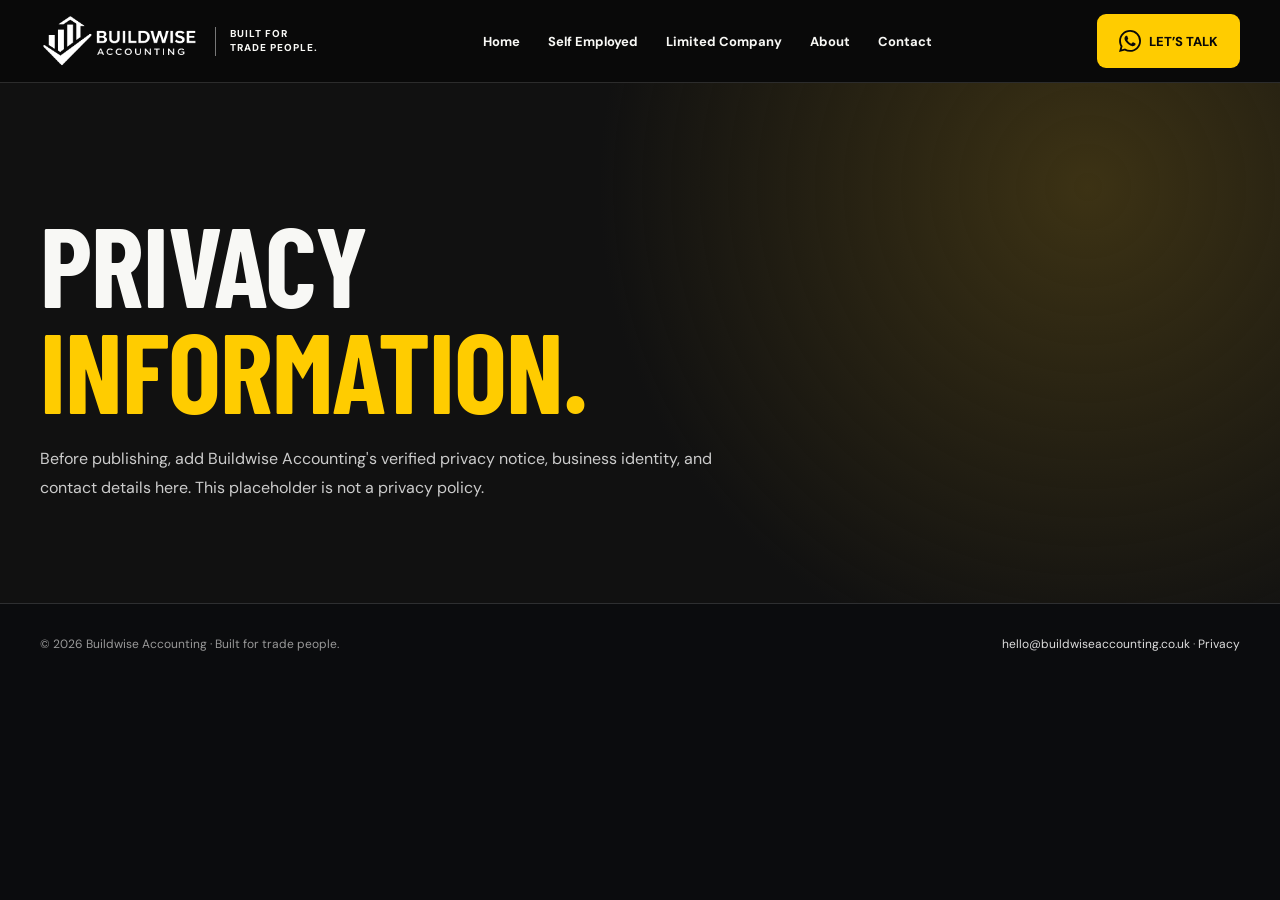
<file: Buildwise_Modern_Website/privacy.html>
<!DOCTYPE html>
<html lang="en"><head><meta charset="utf-8"/><meta content="width=device-width, initial-scale=1" name="viewport"/><meta content="#0b0c0e" name="theme-color"/><meta content="Buildwise Accounting: specialist CIS, VAT, MTD and bookkeeping support for construction trades and limited companies." name="description"/><title>Privacy | Buildwise Accounting</title><link href="style.css?v=20261029-fix2" rel="stylesheet"/></head><body><header class="topbar"><nav aria-label="Main navigation" class="container nav"><a class="brand" href="index.html"><img alt="Buildwise Accounting" src="assets/logo.png"/><span>BUILT FOR<br/>TRADE PEOPLE.</span></a><button aria-expanded="false" aria-label="Toggle menu" class="menu-toggle">☰</button><div class="links"><a href="index.html">Home</a><a href="sole-traders.html">Self Employed</a><a href="limited-companies.html">Limited Company</a><a href="about.html">About</a><a href="contact.html">Contact</a></div><a class="btn whatsapp-top" href="https://wa.me/447496560851" rel="noopener noreferrer" target="_blank"><svg class="wa-icon" viewBox="0 0 24 24" aria-hidden="true" xmlns="http://www.w3.org/2000/svg"><path fill="currentColor" d="M20.52 3.48A11.87 11.87 0 0 0 12.06 0C5.48 0 .12 5.35.12 11.94c0 2.1.55 4.16 1.6 5.98L0 24l6.24-1.64a11.9 11.9 0 0 0 5.82 1.48h.01C18.65 23.84 24 18.49 24 11.9a11.8 11.8 0 0 0-3.48-8.42ZM12.06 21.82a9.9 9.9 0 0 1-5.05-1.38l-.36-.21-3.75.99 1-3.66-.24-.38a9.88 9.88 0 0 1-1.52-5.24c0-5.48 4.46-9.94 9.95-9.94a9.88 9.88 0 0 1 7.03 2.91 9.86 9.86 0 0 1 2.9 7.04c0 5.48-4.46 9.94-9.96 9.94Zm5.45-7.44c-.3-.15-1.77-.87-2.05-.97-.27-.1-.47-.15-.67.15-.2.3-.77.97-.95 1.17-.17.2-.35.22-.65.07-.3-.15-1.26-.46-2.4-1.48-.89-.79-1.49-1.77-1.66-2.07-.17-.3-.02-.46.13-.61.13-.13.3-.35.45-.52.15-.17.2-.3.3-.5.1-.2.05-.37-.02-.52-.07-.15-.67-1.62-.92-2.22-.24-.58-.48-.5-.67-.51h-.57c-.2 0-.52.07-.8.37-.27.3-1.05 1.02-1.05 2.5s1.07 2.9 1.22 3.1c.15.2 2.1 3.2 5.1 4.5.71.31 1.26.49 1.69.63.71.23 1.36.2 1.87.12.57-.08 1.77-.72 2.02-1.42.25-.7.25-1.3.17-1.42-.07-.13-.27-.2-.57-.35Z"/></svg> LET’S TALK</a></nav></header><main><section class="page-hero"><div class="container"><h1>PRIVACY<br/><span class="accent">INFORMATION.</span></h1><p>Before publishing, add Buildwise Accounting's verified privacy notice, business identity, and contact details here. This placeholder is not a privacy policy.</p></div></section></main><footer class="footer"><div class="container"><span>© 2026 Buildwise Accounting · Built for trade people.</span><span><a href="mailto:hello@buildwiseaccounting.co.uk">hello@buildwiseaccounting.co.uk</a> · <a href="privacy.html">Privacy</a></span></div></footer><script src="script.js"></script></body></html>
</file>
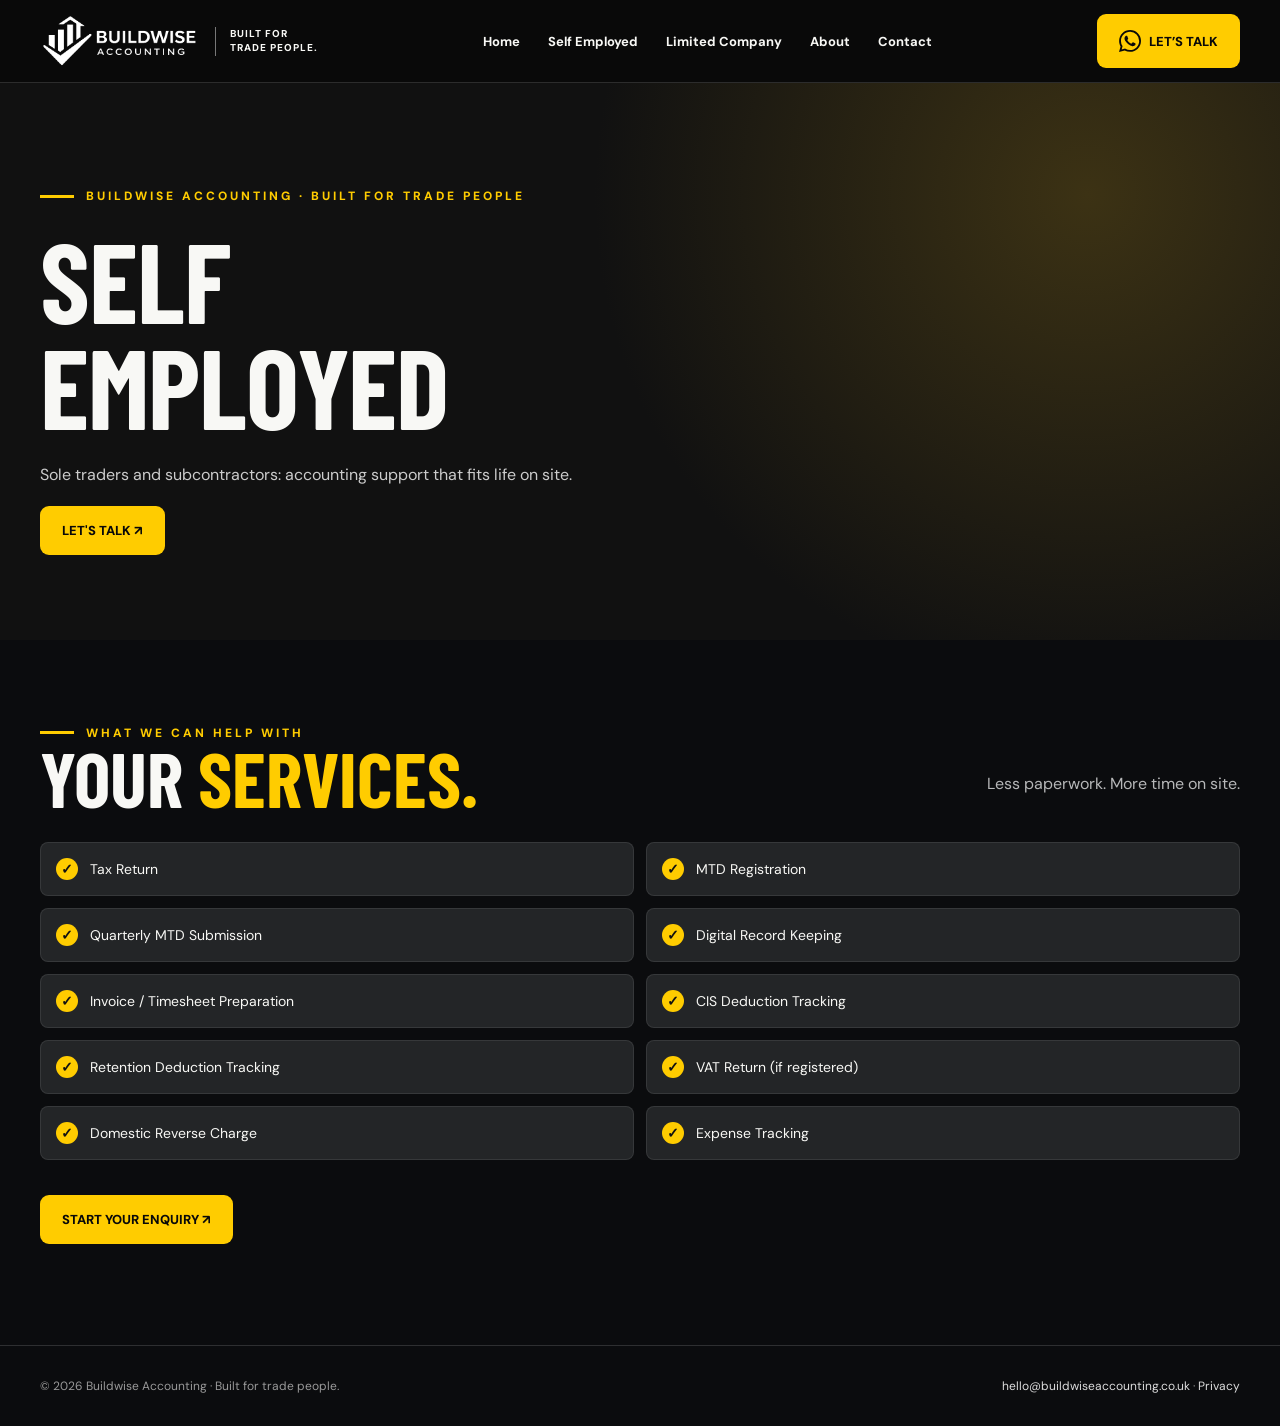
<file: Buildwise_Modern_Website/sole-traders.html>
<!DOCTYPE html>
<html lang="en"><head><meta charset="utf-8"/><meta content="width=device-width, initial-scale=1" name="viewport"/><meta content="#0b0c0e" name="theme-color"/><meta content="Buildwise Accounting: specialist CIS, VAT, MTD and bookkeeping support for construction trades and limited companies." name="description"/><title>Self Employed | Buildwise Accounting</title><link href="style.css?v=20261029-fix2" rel="stylesheet"/></head><body><header class="topbar"><nav aria-label="Main navigation" class="container nav"><a class="brand" href="index.html"><img alt="Buildwise Accounting" src="assets/logo.png"/><span>BUILT FOR<br/>TRADE PEOPLE.</span></a><button aria-expanded="false" aria-label="Toggle menu" class="menu-toggle">☰</button><div class="links"><a href="index.html">Home</a><a href="sole-traders.html">Self Employed</a><a href="limited-companies.html">Limited Company</a><a href="about.html">About</a><a href="contact.html">Contact</a></div><a class="btn whatsapp-top" href="https://wa.me/447496560851" rel="noopener noreferrer" target="_blank"><svg class="wa-icon" viewBox="0 0 24 24" aria-hidden="true" xmlns="http://www.w3.org/2000/svg"><path fill="currentColor" d="M20.52 3.48A11.87 11.87 0 0 0 12.06 0C5.48 0 .12 5.35.12 11.94c0 2.1.55 4.16 1.6 5.98L0 24l6.24-1.64a11.9 11.9 0 0 0 5.82 1.48h.01C18.65 23.84 24 18.49 24 11.9a11.8 11.8 0 0 0-3.48-8.42ZM12.06 21.82a9.9 9.9 0 0 1-5.05-1.38l-.36-.21-3.75.99 1-3.66-.24-.38a9.88 9.88 0 0 1-1.52-5.24c0-5.48 4.46-9.94 9.95-9.94a9.88 9.88 0 0 1 7.03 2.91 9.86 9.86 0 0 1 2.9 7.04c0 5.48-4.46 9.94-9.96 9.94Zm5.45-7.44c-.3-.15-1.77-.87-2.05-.97-.27-.1-.47-.15-.67.15-.2.3-.77.97-.95 1.17-.17.2-.35.22-.65.07-.3-.15-1.26-.46-2.4-1.48-.89-.79-1.49-1.77-1.66-2.07-.17-.3-.02-.46.13-.61.13-.13.3-.35.45-.52.15-.17.2-.3.3-.5.1-.2.05-.37-.02-.52-.07-.15-.67-1.62-.92-2.22-.24-.58-.48-.5-.67-.51h-.57c-.2 0-.52.07-.8.37-.27.3-1.05 1.02-1.05 2.5s1.07 2.9 1.22 3.1c.15.2 2.1 3.2 5.1 4.5.71.31 1.26.49 1.69.63.71.23 1.36.2 1.87.12.57-.08 1.77-.72 2.02-1.42.25-.7.25-1.3.17-1.42-.07-.13-.27-.2-.57-.35Z"/></svg> LET’S TALK</a></nav></header><main><section class="page-hero"><div class="container"><div class="eyebrow">BUILDWISE ACCOUNTING · BUILT FOR TRADE PEOPLE</div><h1>SELF<br/>EMPLOYED</h1><p>Sole traders and subcontractors: accounting support that fits life on site.</p><a class="btn" href="contact.html">LET'S TALK ↗</a></div></section><section class="section"><div class="container"><div class="section-head"><div><div class="eyebrow">WHAT WE CAN HELP WITH</div><h2>YOUR <span class="accent">SERVICES.</span></h2></div><p>Less paperwork. More time on site.</p></div><div class="services"><div class="service"><span class="check">✓</span><span>Tax Return</span></div><div class="service"><span class="check">✓</span><span>MTD Registration</span></div><div class="service"><span class="check">✓</span><span>Quarterly MTD Submission</span></div><div class="service"><span class="check">✓</span><span>Digital Record Keeping</span></div><div class="service"><span class="check">✓</span><span>Invoice / Timesheet Preparation</span></div><div class="service"><span class="check">✓</span><span>CIS Deduction Tracking</span></div><div class="service"><span class="check">✓</span><span>Retention Deduction Tracking</span></div><div class="service"><span class="check">✓</span><span>VAT Return (if registered)</span></div><div class="service"><span class="check">✓</span><span>Domestic Reverse Charge</span></div><div class="service"><span class="check">✓</span><span>Expense Tracking</span></div></div><p style="margin-top:35px"><a class="btn" href="https://buildwiseac.github.io/buildwise-enquiry/" rel="noopener" target="_blank">START YOUR ENQUIRY ↗</a></p></div></section></main><footer class="footer"><div class="container"><span>© 2026 Buildwise Accounting · Built for trade people.</span><span><a href="mailto:hello@buildwiseaccounting.co.uk">hello@buildwiseaccounting.co.uk</a> · <a href="privacy.html">Privacy</a></span></div></footer><script src="script.js"></script></body></html>
</file>
<file: style.css>
@import url('https://fonts.googleapis.com/css2?family=Barlow+Condensed:wght@500;600;700;800;900&family=DM+Sans:wght@400;500;600;700&display=swap');
:root{--yellow:#ffcc00;--bg:#0b0c0e;--panel:#151719;--text:#f8f8f5;--muted:#b6b7b8}*{box-sizing:border-box}html{scroll-behavior:smooth}body{margin:0;background:var(--bg);color:var(--text);font-family:'DM Sans',Arial,sans-serif}a{color:inherit;text-decoration:none}button{font:inherit;cursor:pointer}button:focus-visible,a:focus-visible{outline:3px solid var(--yellow);outline-offset:4px}.container{width:min(1200px,calc(100% - 44px));margin:auto}.topbar{position:sticky;top:0;z-index:50;background:#0a0a0aee;backdrop-filter:blur(15px);border-bottom:1px solid #ffffff24}.nav{height:82px;display:flex;align-items:center;justify-content:space-between;gap:20px}.brand{display:flex;align-items:center;gap:15px;min-width:0}.brand img{width:160px;max-height:54px;object-fit:contain}.brand span{border-left:1px solid #777;padding-left:14px;font-size:10px;font-weight:800;letter-spacing:1px;line-height:1.45}.links{display:flex;align-items:center;gap:28px;font-size:13px;font-weight:700}.links a:hover,.links a[aria-current=page]{color:var(--yellow)}.btn{display:inline-flex;align-items:center;justify-content:center;gap:18px;background:var(--yellow);color:#090909;padding:16px 22px;border:0;border-radius:9px;font-weight:800;font-size:13px;transition:transform .2s,background .2s}.btn:hover{transform:translateY(-2px);background:#ffe056}.btn.outline{background:transparent;border:1px solid #777;color:#fff}.menu-toggle{display:none;background:none;border:0;color:#fff;font-size:28px}.hero{position:relative;min-height:590px;overflow:hidden;background:radial-gradient(circle at 80% 40%,#32302a,transparent 46%),#0c0c0c}.hero::before{content:'';position:absolute;inset:0 0 0 43%;background:linear-gradient(90deg,#0c0c0c 0%,transparent 35%),linear-gradient(0deg,#0c0c0c 0%,transparent 26%),url('assets/hero.webp') center 42%/cover no-repeat;opacity:.88}.hero::after{content:'';position:absolute;width:180px;height:800px;right:3%;top:-90px;transform:rotate(35deg);border-left:24px solid var(--yellow);opacity:.93}.hero-inner{position:relative;z-index:1;min-height:590px;display:flex;align-items:center}.hero-copy{max-width:720px;padding:70px 0}.eyebrow{display:flex;align-items:center;gap:12px;color:var(--yellow);font-weight:800;letter-spacing:3px;font-size:12px;text-transform:uppercase}.eyebrow:before{content:'';width:34px;height:3px;background:var(--yellow)}h1,h2,h3{font-family:'Barlow Condensed',Impact,sans-serif;text-transform:uppercase;line-height:.95;margin:0}h1{font-size:clamp(58px,8vw,115px);letter-spacing:-1px;margin:25px 0}h1 em{font-style:normal;color:var(--yellow)}h2{font-size:clamp(44px,6vw,78px)}h3{font-size:36px}.lead{font-size:17px;line-height:1.75;color:#d0d0d0;max-width:510px}.hero-actions{display:flex;gap:12px;flex-wrap:wrap;margin-top:28px}.section{padding:85px 0}.section-head{display:flex;align-items:end;justify-content:space-between;gap:25px;margin-bottom:28px}.section-head p{max-width:450px;color:var(--muted);line-height:1.7}.choice-grid{display:grid;grid-template-columns:1fr 1fr;gap:18px}.choice{min-height:490px;position:relative;border:1px solid #ffffff35;border-radius:15px;overflow:hidden;display:flex;align-items:end;background:#252525;transition:border-color .2s,transform .2s}.choice:hover{border-color:var(--yellow);transform:translateY(-4px)}.choice::before{content:'';position:absolute;inset:0;background:linear-gradient(0deg,#050505 1%,#050505a0 35%,#0000 95%),var(--photo) center/cover}.choice-content{position:relative;padding:32px;width:100%}.choice .number{font-weight:800;letter-spacing:2px;color:var(--yellow);font-size:12px}.choice h3{font-size:clamp(42px,5vw,66px);margin:10px 0}.choice p{color:#d6d6d6;line-height:1.6;max-width:360px}.choice .arrow{display:inline-flex;color:var(--yellow);font-weight:800;font-size:13px;margin-top:15px}.service-reveal{display:none;background:#191b1c;border:1px solid #ffcc0066;border-radius:14px;padding:28px;margin-top:20px}.service-reveal.open{display:block;animation:rise .25s ease}@keyframes rise{from{opacity:0;transform:translateY(8px)}to{opacity:1;transform:translateY(0)}}.reveal-head{display:flex;justify-content:space-between;align-items:center;gap:16px;margin-bottom:20px}.close{background:#303030;color:#fff;border:0;border-radius:50%;width:38px;height:38px;font-size:24px}.services{display:grid;grid-template-columns:repeat(2,1fr);gap:12px}.service{background:#232527;border:1px solid #ffffff16;border-radius:8px;padding:15px;display:flex;align-items:center;gap:12px;font-size:14px}.check{display:grid;place-items:center;background:var(--yellow);color:#111;border-radius:50%;width:22px;height:22px;flex:none;font-weight:900}.band{background:var(--yellow);color:#111;padding:32px 0}.band-inner{display:flex;align-items:center;justify-content:space-between;gap:22px}.band h2{font-size:clamp(35px,4vw,54px)}.band .btn{background:#111;color:white}.features{display:grid;grid-template-columns:repeat(3,1fr);gap:18px}.feature{background:var(--panel);border:1px solid #ffffff1c;border-radius:12px;padding:27px}.feature .icon{color:var(--yellow);font-size:29px}.feature h3{font-size:29px;margin:16px 0 10px}.feature p,.body-copy{color:var(--muted);line-height:1.8}.page-hero{padding:105px 0 85px;background:radial-gradient(circle at 85% 20%,#3c3214,transparent 42%),#111}.page-hero h1{font-size:clamp(65px,9vw,112px);margin:22px 0}.page-hero p{max-width:680px;color:#ccc;line-height:1.8}.content-grid{display:grid;grid-template-columns:1.15fr .85fr;gap:50px;align-items:start}.contact-card{background:#191b1c;padding:30px;border-radius:12px;border:1px solid #ffffff24}.contact-card a:not(.btn){color:var(--yellow);overflow-wrap:anywhere}.footer{border-top:1px solid #ffffff25;padding:32px 0;color:#999;font-size:12px}.footer .container{display:flex;justify-content:space-between;gap:20px;flex-wrap:wrap}.footer a{color:#ddd}.micro{font-size:12px;color:#aaa}.accent{color:var(--yellow)}@media(max-width:850px){.nav{height:70px}.brand img{width:130px}.brand span{font-size:9px}.menu-toggle{display:block}.links{display:none;position:absolute;top:70px;left:0;right:0;background:#0e0e0e;padding:20px 22px 26px;flex-direction:column;align-items:stretch;gap:20px;border-bottom:1px solid #555}.links.open{display:flex}.nav>.btn{display:none}.hero,.hero-inner{min-height:600px}.hero::before{inset:0;background:linear-gradient(0deg,#0c0c0c 4%,#0c0c0c88 75%),url('assets/hero.webp') 58% center/cover no-repeat;opacity:.65}.hero::after{right:-95px;opacity:.7}.hero-copy{padding:100px 0 50px}.section{padding:65px 0}.section-head{display:block}.choice-grid{grid-template-columns:1fr}.choice{min-height:440px}.features{grid-template-columns:1fr}.content-grid{grid-template-columns:1fr}.band-inner{display:block}.band .btn{margin-top:20px}}@media(max-width:480px){.container{width:calc(100% - 32px)}.brand img{width:116px}.brand span{font-size:8px;padding-left:9px}.hero,.hero-inner{min-height:640px}.hero::after{right:-145px}.hero h1{font-size:clamp(57px,13vw,76px)}.hero-copy{padding:70px 0 35px}.lead{font-size:15px}.choice{min-height:390px}.choice-content{padding:24px}.choice h3{font-size:51px}.services{grid-template-columns:1fr}.service-reveal{padding:18px}.reveal-head h3{font-size:30px}.page-hero{padding:65px 0}.section-head h2{font-size:50px}}

/* Approved homepage updates */
.hero::after{display:none!important}
.hero::before{background:linear-gradient(90deg,#0b0c0e 0%,#0b0c0e 18%,#0b0c0eaa 42%,transparent 72%),url('assets/hero-approved.jpg') center right/cover no-repeat;opacity:1}
.cards-section{padding:26px 0 38px}
.service-cards{display:grid;grid-template-columns:repeat(2,minmax(0,1fr));gap:22px}
.trade-card{min-width:0;background:#0c1012;border:1px solid #ffffff24;border-radius:14px;overflow:hidden}
.card-photo-link{display:block}.card-photo{width:100%;aspect-ratio:1.76;object-fit:cover;display:block}
.trade-body{padding:22px 24px 30px}.trade-heading{display:flex;align-items:center;gap:16px}.trade-icon{font-size:43px;color:var(--yellow);line-height:1}
.trade-heading h3{font-size:clamp(31px,3.2vw,45px)}.trade-subtitle{color:#999;font-weight:800;font-family:'Barlow Condensed',sans-serif;font-size:clamp(15px,1.65vw,21px)}
.trade-body>p{min-height:65px;line-height:1.65;color:#ddd;margin:19px 0}
.trade-services{padding:0;margin:0;list-style:none;display:grid;grid-template-columns:repeat(2,minmax(0,1fr));gap:12px 14px}
.trade-services li{position:relative;padding-left:29px;font-size:clamp(11px,1.12vw,14px);line-height:1.55}
.trade-services li:before{content:'✓';position:absolute;left:0;top:0;background:var(--yellow);color:#111;border-radius:50%;width:20px;height:20px;text-align:center;font-weight:900;line-height:20px}
.whatsapp-top{white-space:nowrap;gap:8px}.whatsapp-symbol{display:inline-flex;align-items:center;justify-content:center;width:21px;height:21px;border:2px solid #111;border-radius:50%;font-size:16px;line-height:1}
@media(max-width:850px){.nav>.btn.whatsapp-top{display:inline-flex!important;padding:12px 13px;font-size:12px;margin-left:auto}.nav{gap:10px}.menu-toggle{order:3;flex-shrink:0}.brand{flex-shrink:1}.brand span{display:none}.hero::before{inset:0;background:linear-gradient(90deg,#0b0c0edb,#0b0c0e66),url('assets/hero-approved.jpg') 64% center/cover no-repeat;opacity:1}.service-cards{grid-template-columns:1fr}.trade-body>p{min-height:0}.trade-services li{font-size:13px}}
@media(max-width:480px){.brand img{width:104px}.nav>.btn.whatsapp-top{font-size:11px;padding:10px 9px;gap:5px}.whatsapp-symbol{width:18px;height:18px;font-size:12px}.nav{height:66px}.links{top:66px}.hero h1{font-size:clamp(52px,12vw,68px)}.trade-body{padding:18px 15px 24px}.trade-services{gap:12px 7px}.trade-services li{font-size:11px;padding-left:24px}.trade-services li:before{width:18px;height:18px;line-height:18px}.trade-heading h3{font-size:33px}}
</file>
<file: Buildwise_Modern_Website/style.css>
@import url('https://fonts.googleapis.com/css2?family=Barlow+Condensed:wght@500;600;700;800;900&family=DM+Sans:wght@400;500;600;700&display=swap');
:root{--yellow:#ffcc00;--bg:#0b0c0e;--panel:#151719;--text:#f8f8f5;--muted:#b6b7b8}*{box-sizing:border-box}html{scroll-behavior:smooth}body{margin:0;background:var(--bg);color:var(--text);font-family:'DM Sans',Arial,sans-serif}a{color:inherit;text-decoration:none}button{font:inherit;cursor:pointer}button:focus-visible,a:focus-visible{outline:3px solid var(--yellow);outline-offset:4px}.container{width:min(1200px,calc(100% - 44px));margin:auto}.topbar{position:sticky;top:0;z-index:50;background:#0a0a0aee;backdrop-filter:blur(15px);border-bottom:1px solid #ffffff24}.nav{height:82px;display:flex;align-items:center;justify-content:space-between;gap:20px}.brand{display:flex;align-items:center;gap:15px;min-width:0}.brand img{width:160px;max-height:54px;object-fit:contain}.brand span{border-left:1px solid #777;padding-left:14px;font-size:10px;font-weight:800;letter-spacing:1px;line-height:1.45}.links{display:flex;align-items:center;gap:28px;font-size:13px;font-weight:700}.links a:hover,.links a[aria-current=page]{color:var(--yellow)}.btn{display:inline-flex;align-items:center;justify-content:center;gap:18px;background:var(--yellow);color:#090909;padding:16px 22px;border:0;border-radius:9px;font-weight:800;font-size:13px;transition:transform .2s,background .2s}.btn:hover{transform:translateY(-2px);background:#ffe056}.btn.outline{background:transparent;border:1px solid #777;color:#fff}.menu-toggle{display:none;background:none;border:0;color:#fff;font-size:28px}.hero{position:relative;min-height:590px;overflow:hidden;background:radial-gradient(circle at 80% 40%,#32302a,transparent 46%),#0c0c0c}.hero::before{content:'';position:absolute;inset:0 0 0 43%;background:linear-gradient(90deg,#0c0c0c 0%,transparent 35%),linear-gradient(0deg,#0c0c0c 0%,transparent 26%),url('assets/hero.webp') center 42%/cover no-repeat;opacity:.88}.hero::after{content:'';position:absolute;width:180px;height:800px;right:3%;top:-90px;transform:rotate(35deg);border-left:24px solid var(--yellow);opacity:.93}.hero-inner{position:relative;z-index:1;min-height:590px;display:flex;align-items:center}.hero-copy{max-width:720px;padding:70px 0}.eyebrow{display:flex;align-items:center;gap:12px;color:var(--yellow);font-weight:800;letter-spacing:3px;font-size:12px;text-transform:uppercase}.eyebrow:before{content:'';width:34px;height:3px;background:var(--yellow)}h1,h2,h3{font-family:'Barlow Condensed',Impact,sans-serif;text-transform:uppercase;line-height:.95;margin:0}h1{font-size:clamp(58px,8vw,115px);letter-spacing:-1px;margin:25px 0}h1 em{font-style:normal;color:var(--yellow)}h2{font-size:clamp(44px,6vw,78px)}h3{font-size:36px}.lead{font-size:17px;line-height:1.75;color:#d0d0d0;max-width:510px}.hero-actions{display:flex;gap:12px;flex-wrap:wrap;margin-top:28px}.section{padding:85px 0}.section-head{display:flex;align-items:end;justify-content:space-between;gap:25px;margin-bottom:28px}.section-head p{max-width:450px;color:var(--muted);line-height:1.7}.choice-grid{display:grid;grid-template-columns:1fr 1fr;gap:18px}.choice{min-height:490px;position:relative;border:1px solid #ffffff35;border-radius:15px;overflow:hidden;display:flex;align-items:end;background:#252525;transition:border-color .2s,transform .2s}.choice:hover{border-color:var(--yellow);transform:translateY(-4px)}.choice::before{content:'';position:absolute;inset:0;background:linear-gradient(0deg,#050505 1%,#050505a0 35%,#0000 95%),var(--photo) center/cover}.choice-content{position:relative;padding:32px;width:100%}.choice .number{font-weight:800;letter-spacing:2px;color:var(--yellow);font-size:12px}.choice h3{font-size:clamp(42px,5vw,66px);margin:10px 0}.choice p{color:#d6d6d6;line-height:1.6;max-width:360px}.choice .arrow{display:inline-flex;color:var(--yellow);font-weight:800;font-size:13px;margin-top:15px}.service-reveal{display:none;background:#191b1c;border:1px solid #ffcc0066;border-radius:14px;padding:28px;margin-top:20px}.service-reveal.open{display:block;animation:rise .25s ease}@keyframes rise{from{opacity:0;transform:translateY(8px)}to{opacity:1;transform:translateY(0)}}.reveal-head{display:flex;justify-content:space-between;align-items:center;gap:16px;margin-bottom:20px}.close{background:#303030;color:#fff;border:0;border-radius:50%;width:38px;height:38px;font-size:24px}.services{display:grid;grid-template-columns:repeat(2,1fr);gap:12px}.service{background:#232527;border:1px solid #ffffff16;border-radius:8px;padding:15px;display:flex;align-items:center;gap:12px;font-size:14px}.check{display:grid;place-items:center;background:var(--yellow);color:#111;border-radius:50%;width:22px;height:22px;flex:none;font-weight:900}.band{background:var(--yellow);color:#111;padding:32px 0}.band-inner{display:flex;align-items:center;justify-content:space-between;gap:22px}.band h2{font-size:clamp(35px,4vw,54px)}.band .btn{background:#111;color:white}.features{display:grid;grid-template-columns:repeat(3,1fr);gap:18px}.feature{background:var(--panel);border:1px solid #ffffff1c;border-radius:12px;padding:27px}.feature .icon{color:var(--yellow);font-size:29px}.feature h3{font-size:29px;margin:16px 0 10px}.feature p,.body-copy{color:var(--muted);line-height:1.8}.page-hero{padding:105px 0 85px;background:radial-gradient(circle at 85% 20%,#3c3214,transparent 42%),#111}.page-hero h1{font-size:clamp(65px,9vw,112px);margin:22px 0}.page-hero p{max-width:680px;color:#ccc;line-height:1.8}.content-grid{display:grid;grid-template-columns:1.15fr .85fr;gap:50px;align-items:start}.contact-card{background:#191b1c;padding:30px;border-radius:12px;border:1px solid #ffffff24}.contact-card a:not(.btn){color:var(--yellow);overflow-wrap:anywhere}.footer{border-top:1px solid #ffffff25;padding:32px 0;color:#999;font-size:12px}.footer .container{display:flex;justify-content:space-between;gap:20px;flex-wrap:wrap}.footer a{color:#ddd}.micro{font-size:12px;color:#aaa}.accent{color:var(--yellow)}@media(max-width:850px){.nav{height:70px}.brand img{width:130px}.brand span{font-size:9px}.menu-toggle{display:block}.links{display:none;position:absolute;top:70px;left:0;right:0;background:#0e0e0e;padding:20px 22px 26px;flex-direction:column;align-items:stretch;gap:20px;border-bottom:1px solid #555}.links.open{display:flex}.nav>.btn{display:none}.hero,.hero-inner{min-height:600px}.hero::before{inset:0;background:linear-gradient(0deg,#0c0c0c 4%,#0c0c0c88 75%),url('assets/hero.webp') 58% center/cover no-repeat;opacity:.65}.hero::after{right:-95px;opacity:.7}.hero-copy{padding:100px 0 50px}.section{padding:65px 0}.section-head{display:block}.choice-grid{grid-template-columns:1fr}.choice{min-height:440px}.features{grid-template-columns:1fr}.content-grid{grid-template-columns:1fr}.band-inner{display:block}.band .btn{margin-top:20px}}@media(max-width:480px){.container{width:calc(100% - 32px)}.brand img{width:116px}.brand span{font-size:8px;padding-left:9px}.hero,.hero-inner{min-height:640px}.hero::after{right:-145px}.hero h1{font-size:clamp(57px,13vw,76px)}.hero-copy{padding:70px 0 35px}.lead{font-size:15px}.choice{min-height:390px}.choice-content{padding:24px}.choice h3{font-size:51px}.services{grid-template-columns:1fr}.service-reveal{padding:18px}.reveal-head h3{font-size:30px}.page-hero{padding:65px 0}.section-head h2{font-size:50px}}

/* Approved homepage updates */
.hero::after{display:none!important}
.hero::before{background:linear-gradient(90deg,#0b0c0e 0%,#0b0c0e 18%,#0b0c0eaa 42%,transparent 72%),url('assets/hero-approved.jpg') center right/cover no-repeat;opacity:1}
.cards-section{padding:26px 0 38px}
.service-cards{display:grid;grid-template-columns:repeat(2,minmax(0,1fr));gap:22px}
.trade-card{min-width:0;background:#0c1012;border:1px solid #ffffff24;border-radius:14px;overflow:hidden}
.card-photo-link{display:block}.card-photo{width:100%;aspect-ratio:1.76;object-fit:cover;display:block}
.trade-body{padding:22px 24px 30px}.trade-heading{display:flex;align-items:center;gap:16px}.trade-icon{font-size:43px;color:var(--yellow);line-height:1}
.trade-heading h3{font-size:clamp(31px,3.2vw,45px)}.trade-subtitle{color:#999;font-weight:800;font-family:'Barlow Condensed',sans-serif;font-size:clamp(15px,1.65vw,21px)}
.trade-body>p{min-height:65px;line-height:1.65;color:#ddd;margin:19px 0}
.trade-services{padding:0;margin:0;list-style:none;display:grid;grid-template-columns:repeat(2,minmax(0,1fr));gap:12px 14px}
.trade-services li{position:relative;padding-left:29px;font-size:clamp(11px,1.12vw,14px);line-height:1.55}
.trade-services li:before{content:'✓';position:absolute;left:0;top:0;background:var(--yellow);color:#111;border-radius:50%;width:20px;height:20px;text-align:center;font-weight:900;line-height:20px}
.whatsapp-top{white-space:nowrap;gap:8px}.whatsapp-symbol{display:inline-flex;align-items:center;justify-content:center;width:21px;height:21px;border:2px solid #111;border-radius:50%;font-size:16px;line-height:1}
@media(max-width:850px){.nav>.btn.whatsapp-top{display:inline-flex!important;padding:12px 13px;font-size:12px;margin-left:auto}.nav{gap:10px}.menu-toggle{order:3;flex-shrink:0}.brand{flex-shrink:1}.brand span{display:none}.hero::before{inset:0;background:linear-gradient(90deg,#0b0c0edb,#0b0c0e66),url('assets/hero-approved.jpg') 64% center/cover no-repeat;opacity:1}.service-cards{grid-template-columns:1fr}.trade-body>p{min-height:0}.trade-services li{font-size:13px}}
@media(max-width:480px){.brand img{width:104px}.nav>.btn.whatsapp-top{font-size:11px;padding:10px 9px;gap:5px}.whatsapp-symbol{width:18px;height:18px;font-size:12px}.nav{height:66px}.links{top:66px}.hero h1{font-size:clamp(52px,12vw,68px)}.trade-body{padding:18px 15px 24px}.trade-services{gap:12px 7px}.trade-services li{font-size:11px;padding-left:24px}.trade-services li:before{width:18px;height:18px;line-height:18px}.trade-heading h3{font-size:33px}}

/* Targeted fixes: preserve the approved layout, correct card grid and mobile readability. */
.wa-icon{width:22px;height:22px;display:block;flex:none;color:#090909}
.service-cards{display:grid!important;grid-template-columns:repeat(2,minmax(0,1fr))!important;align-items:stretch;gap:22px}
.trade-card{display:flex;flex-direction:column;min-width:0}
.trade-body{flex:1}
.trade-icon{width:54px;height:54px;display:flex;align-items:center;justify-content:center;flex-shrink:0;color:var(--yellow)}
.trade-icon svg{width:100%;height:100%}
.trade-services{display:grid!important;grid-template-columns:repeat(2,minmax(0,1fr))!important;list-style:none!important;padding:0!important;gap:13px 14px}
.trade-services li{font-size:clamp(12px,1.12vw,14px);line-height:1.55;overflow-wrap:normal;word-break:normal}
@media(max-width:850px){.service-cards{grid-template-columns:minmax(0,1fr)!important}.trade-services li{font-size:clamp(13px,2.5vw,16px);padding-left:30px}.trade-services li:before{width:21px;height:21px;line-height:21px}.trade-heading h3{font-size:clamp(32px,7vw,44px)}.trade-icon{width:48px;height:48px}.trade-body{padding:22px 20px 28px}.nav>.btn.whatsapp-top{display:inline-flex!important}.wa-icon{width:21px;height:21px}}
@media(max-width:480px){.trade-services{gap:14px 12px}.trade-services li{font-size:clamp(12px,3.2vw,15px);line-height:1.5;padding-left:26px}.trade-services li:before{width:19px;height:19px;line-height:19px}.trade-heading{gap:10px}.trade-icon{width:42px;height:42px}.trade-subtitle{font-size:16px}.trade-body{padding:20px 16px 26px}.nav>.btn.whatsapp-top{gap:6px;padding:10px}.wa-icon{width:20px;height:20px}}
</file>
